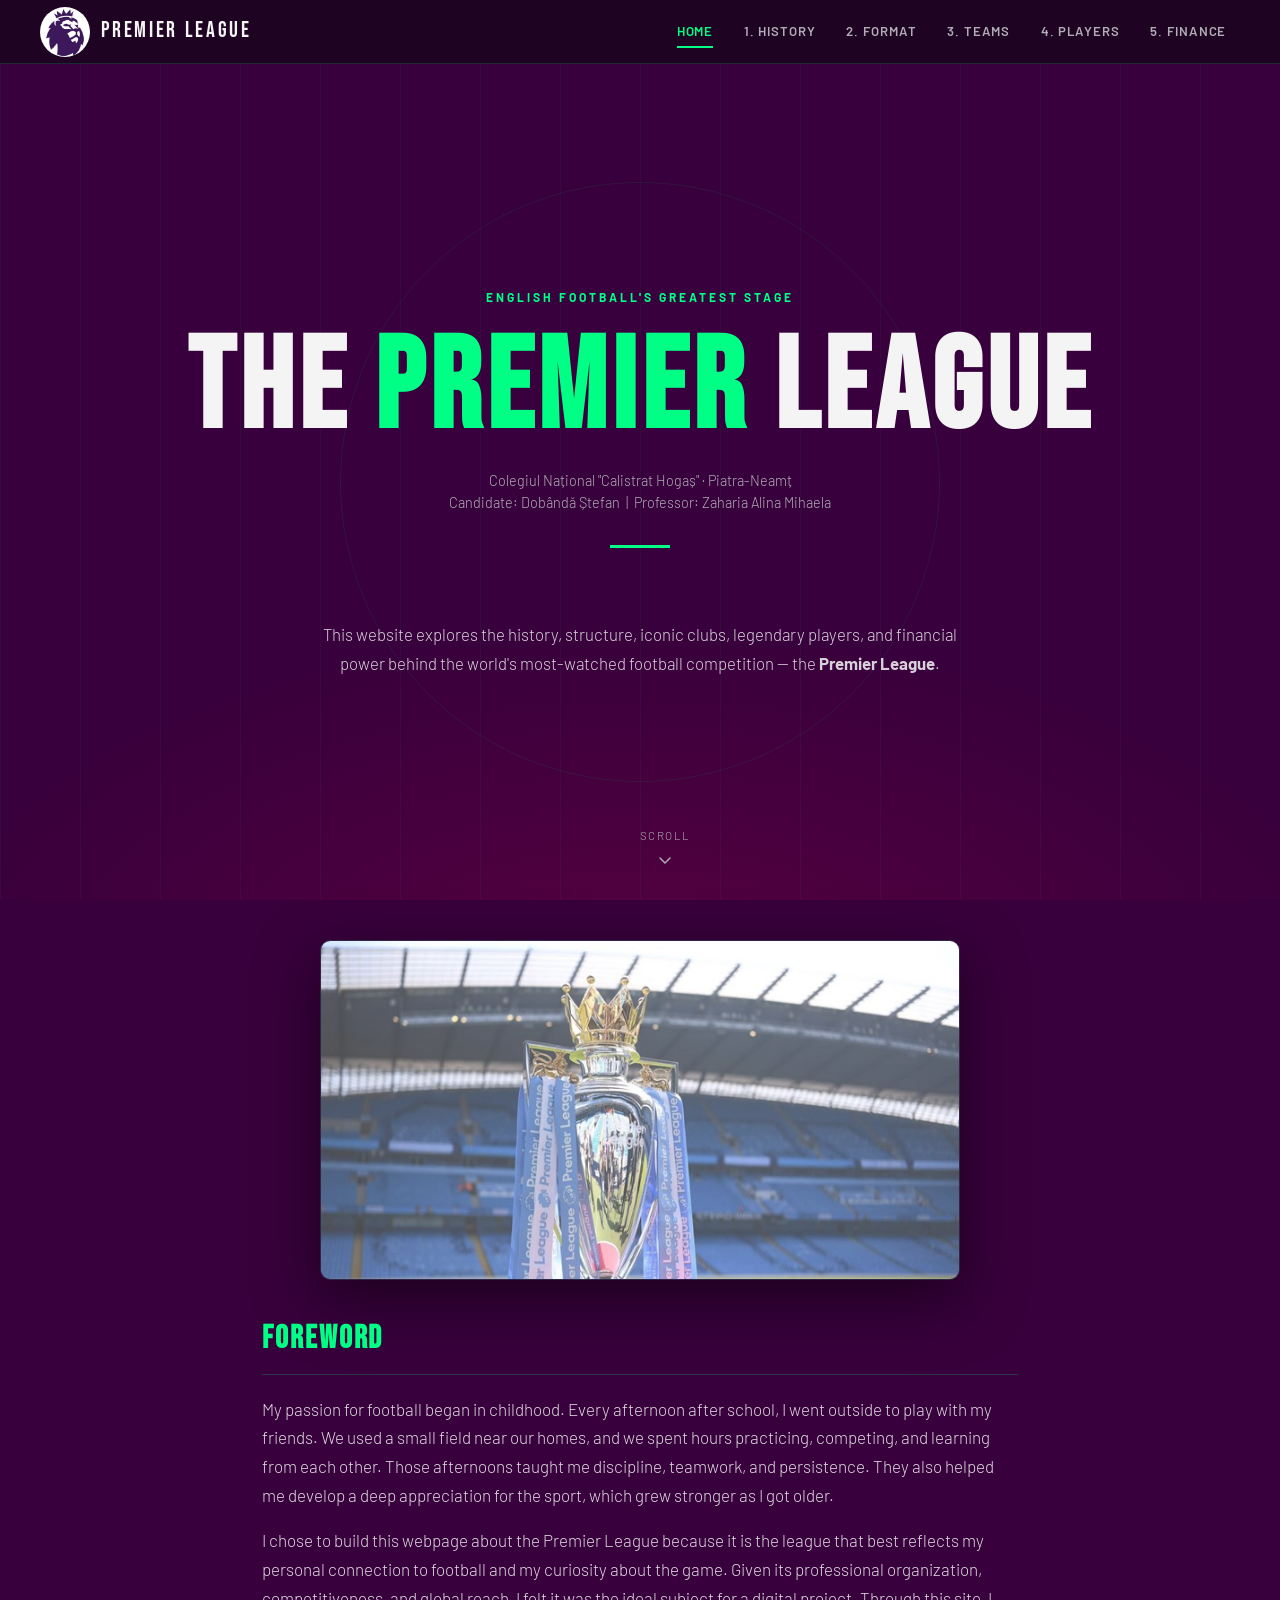
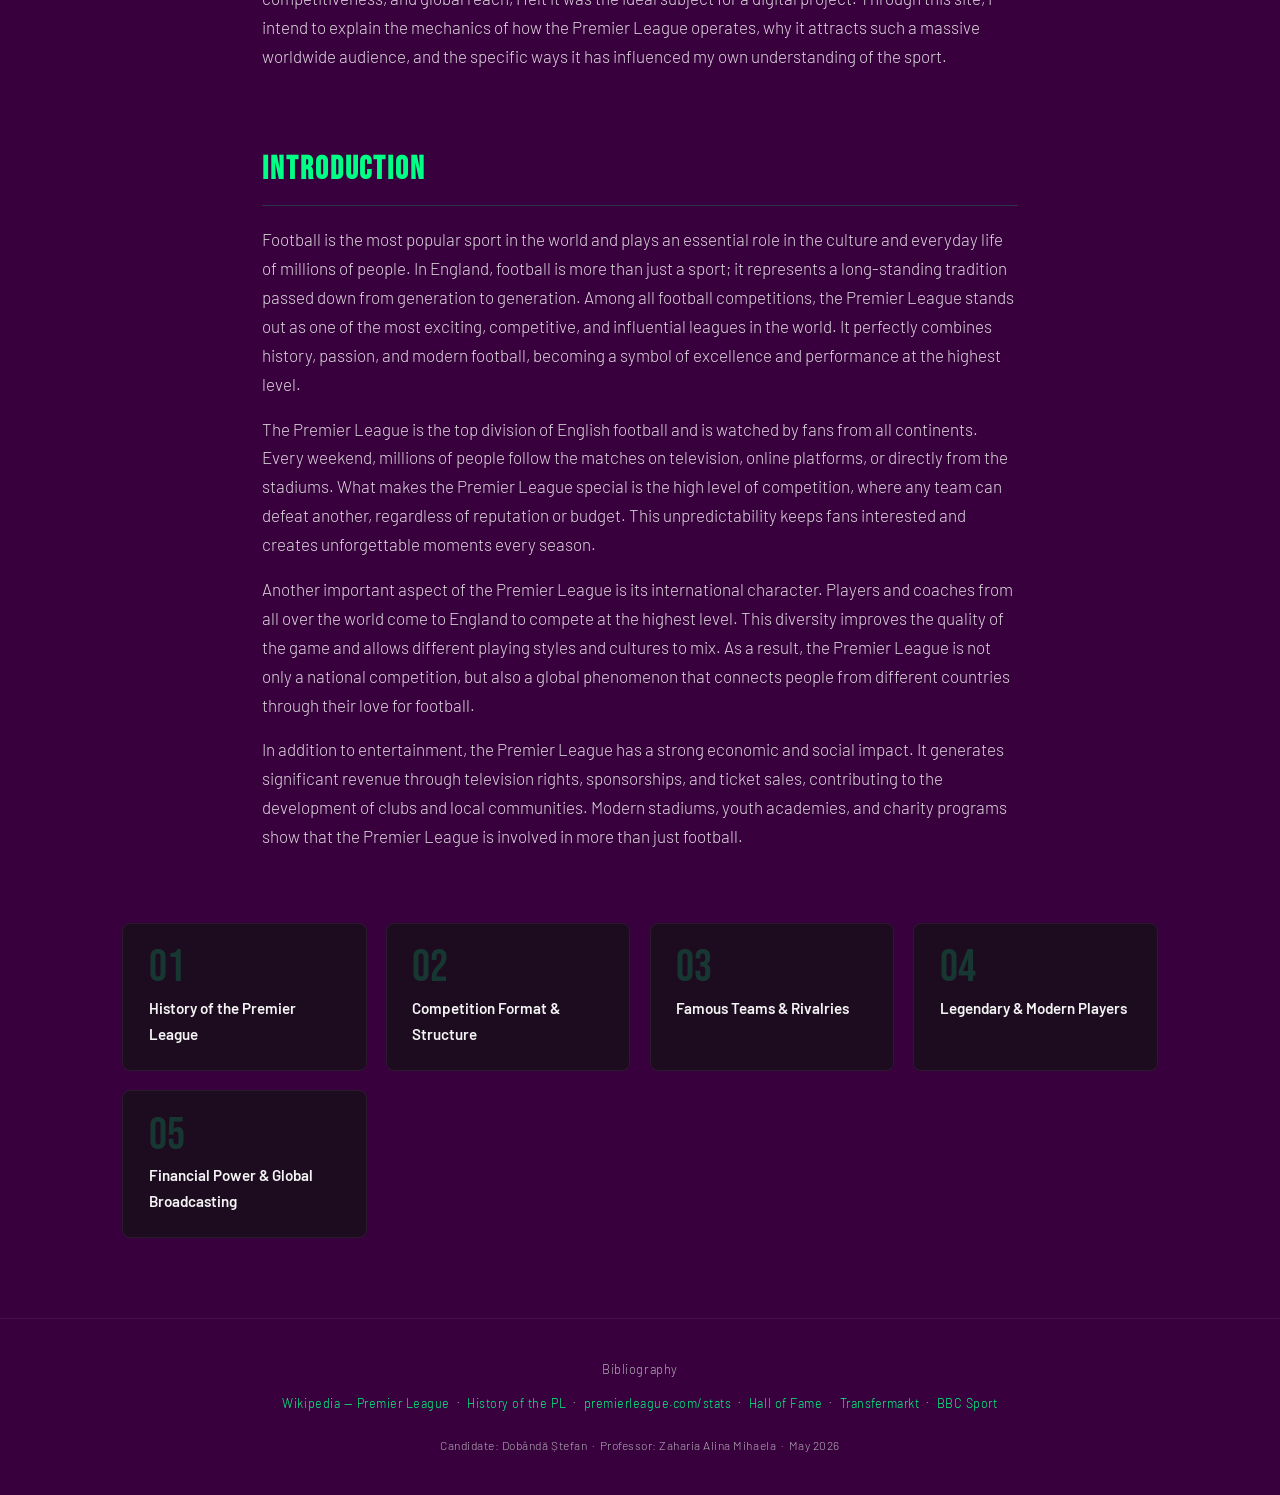
<file: index.html>
<!DOCTYPE html>
<html lang="en">
<head>
  <meta charset="UTF-8" />
  <meta name="viewport" content="width=device-width, initial-scale=1.0">
  <link rel="stylesheet" href="style.css">
  <title>The Premier League</title>

    <link href="https://fonts.googleapis.com/css2?family=Bebas+Neue&family=Barlow:ital,wght@0,300;0,400;0,600;0,700;1,300&display=swap" rel="stylesheet">
    
</head>
<body>

<nav>
  <a class="nav-brand" onclick="showPage('home')" href="javascript:void(0)">
    <img class="nav-brand-img" src="Resurse/Logo.jpg">
    <span class="nav-brand-text">Premier League</span>
  </a>

  <ul class="nav-links" id="navLinks">
    <li><a href="javascript:void(0)" onclick="showPage('home')"    data-page="home">Home</a></li>
    <li><a href="javascript:void(0)" onclick="showPage('ch1')"     data-page="ch1">1. History</a></li>
    <li><a href="javascript:void(0)" onclick="showPage('ch2')"     data-page="ch2">2. Format</a></li>
    <li><a href="javascript:void(0)" onclick="showPage('ch3')"     data-page="ch3">3. Teams</a></li>
    <li><a href="javascript:void(0)" onclick="showPage('ch4')"     data-page="ch4">4. Players</a></li>
    <li><a href="javascript:void(0)" onclick="showPage('ch5')"     data-page="ch5">5. Finance</a></li>
  </ul>

  <div class="hamburger" id="hamburger" onclick="toggleMobileMenu()">
    <span></span><span></span><span></span>
  </div>
</nav>

<main>

  <section class="page active" id="home">

    <div class="hero">
      <div class="hero-circle"></div>

      <p class="hero-eyebrow">English Football's Greatest Stage</p>

      <h1 class="hero-title">The <span>Premier</span> League</h1>

      <p class="hero-meta">
        Colegiul Național "Calistrat Hogaș" · Piatra-Neamț<br>
        Candidate: Dobândă Ștefan &nbsp;|&nbsp; Professor: Zaharia Alina Mihaela
      </p>

      <div class="hero-divider"></div>

      <p class="hero-intro">
        This website explores the history, structure, iconic clubs, legendary players, and
        financial power behind the world's most-watched football competition — the <strong>Premier League</strong>.
      </p>

      <div class="scroll-hint">
        <span>scroll</span>
        <svg width="16" height="16" viewBox="0 0 16 16" fill="none" xmlns="http://www.w3.org/2000/svg">
          <path d="M3 6l5 5 5-5" stroke="#b0adb5" stroke-width="1.5" stroke-linecap="round"/>
        </svg>
      </div>
    </div>
    <div class="hero-trophy-wrap">
      <img class="hero-image" src="Resurse/pozatrofeu.jpg">
    </div>
    <div class="sections-wrap" style="padding-top:2rem;">

      <div class="section-block">
        <h2>Foreword</h2>
        <p>My passion for football began in childhood. Every afternoon after school, I went outside to play with my friends. We used a small field near our homes, and we spent hours practicing, competing, and learning from each other. Those afternoons taught me discipline, teamwork, and persistence. They also helped me develop a deep appreciation for the sport, which grew stronger as I got older.</p>
        <p>I chose to build this webpage about the Premier League because it is the league that best reflects my personal connection to football and my curiosity about the game. Given its professional organization, competitiveness, and global reach, I felt it was the ideal subject for a digital project. Through this site, I intend to explain the mechanics of how the Premier League operates, why it attracts such a massive worldwide audience, and the specific ways it has influenced my own understanding of the sport.</p>
      </div>

      <div class="section-block">
        <h2>Introduction</h2>
        <p>Football is the most popular sport in the world and plays an essential role in the culture and everyday life of millions of people. In England, football is more than just a sport; it represents a long-standing tradition passed down from generation to generation. Among all football competitions, the Premier League stands out as one of the most exciting, competitive, and influential leagues in the world. It perfectly combines history, passion, and modern football, becoming a symbol of excellence and performance at the highest level.</p>
        <p>The Premier League is the top division of English football and is watched by fans from all continents. Every weekend, millions of people follow the matches on television, online platforms, or directly from the stadiums. What makes the Premier League special is the high level of competition, where any team can defeat another, regardless of reputation or budget. This unpredictability keeps fans interested and creates unforgettable moments every season.</p>
        <p>Another important aspect of the Premier League is its international character. Players and coaches from all over the world come to England to compete at the highest level. This diversity improves the quality of the game and allows different playing styles and cultures to mix. As a result, the Premier League is not only a national competition, but also a global phenomenon that connects people from different countries through their love for football.</p>
        <p>In addition to entertainment, the Premier League has a strong economic and social impact. It generates significant revenue through television rights, sponsorships, and ticket sales, contributing to the development of clubs and local communities. Modern stadiums, youth academies, and charity programs show that the Premier League is involved in more than just football.</p>
      </div>

    </div>

    <div class="chapter-grid">
      <div class="chapter-card" onclick="showPage('ch1')">
        <div class="chapter-num">01</div>
        <div class="chapter-title">History of the Premier League</div>
      </div>
      <div class="chapter-card" onclick="showPage('ch2')">
        <div class="chapter-num">02</div>
        <div class="chapter-title">Competition Format & Structure</div>
      </div>
      <div class="chapter-card" onclick="showPage('ch3')">
        <div class="chapter-num">03</div>
        <div class="chapter-title">Famous Teams & Rivalries</div>
      </div>
      <div class="chapter-card" onclick="showPage('ch4')">
        <div class="chapter-num">04</div>
        <div class="chapter-title">Legendary & Modern Players</div>
      </div>
      <div class="chapter-card" onclick="showPage('ch5')">
        <div class="chapter-num">05</div>
        <div class="chapter-title">Financial Power & Global Broadcasting</div>
      </div>
    </div>

  </section><section class="page" id="ch1">

    <div class="page-header">
      <div class="page-header-num">01</div>
      <p class="page-header-label">Chapter One</p>
      <h1>History of the<br>Premier League</h1>
    </div>

    <div class="sections-wrap">

      <div class="section-block">
        <h2>1.1 The Dark Decade: English Football in the 1980s</h2>
        <p>To appreciate the success of the modern Premier League, one must understand the "dark ages" of English football during the 1980s. The sport was in a state of terminal decline. Stadiums were outdated, with many still using wooden stands and perimeter fencing that treated fans like animals.</p>
        <p><strong>Three major tragedies defined this era:</strong></p>
        <ul>
          <li><strong>The Heysel Stadium Disaster (1985):</strong> Resulted in a five-year ban for all English clubs from European competitions, isolating the English game from tactical innovations on the continent.</li>
          <li><strong>The Bradford City Fire (1985):</strong> Highlighted the dangerous lack of safety standards in old stadiums.</li>
          <li><strong>The Hillsborough Disaster (1989):</strong> Where 97 fans lost their lives, leading to the Taylor Report. This report was the catalyst for change, forcing clubs to convert to all-seater stadiums and modernize their infrastructure.</li>
        </ul>
      </div>

      <div class="section-block">
        <h2>1.2 The "Big Five" and the Architect of Change</h2>
        <p>In the early 1990s, the "Big Five" clubs — Manchester United, Liverpool, Arsenal, Everton, and Tottenham Hotspur — were the driving force behind a breakaway. They were frustrated because the revenue from the Football League was shared equally among all four divisions. These clubs felt that since they attracted the most fans and television interest, they should keep a larger share of the profits.</p>
        <p>A secret meeting took place in 1990 between Greg Dyke (Managing Director of London Weekend Television) and the representatives of the "Big Five." Dyke believed that if the top clubs broke away, television companies would pay massive sums for the exclusive rights to broadcast their matches.</p>
      </div>

      <div class="section-block">
        <h2>1.3 The Birth of a New Era (1992)</h2>
        <p>On February 20, 1992, the First Division clubs resigned from the Football League. On May 27, 1992, the Premier League was formed as a limited company. While it remained part of the English football "pyramid" (allowing for promotion and relegation), it gained commercial independence.</p>
        <div class="callout">
          <strong>The crucial moment:</strong> Sky TV, owned by Rupert Murdoch, made a revolutionary bid of £191 million over five years — football moved from free-to-air TV to a premium subscription product with high-definition cameras, pre-match shows, and "Monday Night Football."
        </div>
      </div>

      <div class="section-block">
        <h2>1.4 The Inaugural Season (1992–1993)</h2>
        <p>The first season featured <strong>22 teams</strong> (later reduced to 20 in 1995). The very first match was broadcast on a Sunday afternoon, marking the beginning of the "Super Sunday" tradition.</p>
        <p>The 22 founding clubs were:</p>
        <div class="teams-grid">
          <div class="team-tag">Arsenal</div>
          <div class="team-tag">Aston Villa</div>
          <div class="team-tag">Blackburn Rovers</div>
          <div class="team-tag">Chelsea</div>
          <div class="team-tag">Coventry City</div>
          <div class="team-tag">Crystal Palace</div>
          <div class="team-tag">Everton</div>
          <div class="team-tag">Ipswich Town</div>
          <div class="team-tag">Leeds United</div>
          <div class="team-tag">Liverpool</div>
          <div class="team-tag">Manchester City</div>
          <div class="team-tag">Manchester United</div>
          <div class="team-tag">Middlesbrough</div>
          <div class="team-tag">Norwich City</div>
          <div class="team-tag">Nottingham Forest</div>
          <div class="team-tag">Oldham Athletic</div>
          <div class="team-tag">Queens Park Rangers</div>
          <div class="team-tag">Sheffield United</div>
          <div class="team-tag">Sheffield Wednesday</div>
          <div class="team-tag">Southampton</div>
          <div class="team-tag">Tottenham Hotspur</div>
          <div class="team-tag">Wimbledon</div>
        </div>
        <figure class="photo-figure photo-figure--right">
          <img src="Resurse/poza92.jpg" alt="Premier League 1992 founding clubs">
          <figcaption>The original 22 clubs of the Premier League's inaugural 1992–93 season</figcaption>
        </figure>
        <div class="callout">
          <strong>First Premier League goal</strong> was scored by <em>Brian Deane</em> from Sheffield United in a 2–1 win against Manchester United.<br><br>
          <strong>First Champions:</strong> Manchester United, led by Sir Alex Ferguson and Eric Cantona, ended their 26-year wait for a league trophy.
        </div>
      </div>

      <div class="section-block">
        <h2>1.5 The Premier League in the 2000s</h2>
        <figure class="photo-figure photo-figure--right">
          <img src="Resurse/pozainvincibles.jpg" alt="Arsenal Invincibles 2003-04">
          <figcaption>Arsenal's "Invincibles" — the 2003–04 squad that went unbeaten all season</figcaption>
        </figure>
        <p>The 2000s were an important decade in the history of the Premier League, as the league became stronger, richer, and more popular worldwide. During this period, clubs such as Manchester United and Arsenal dominated the early years, with Arsenal achieving an unbeaten season in 2003–2004, known as "The Invincibles."</p>
        <p>A major turning point came in 2003, when Roman Abramovich bought Chelsea FC, bringing significant financial investment into the league. Under manager José Mourinho, Chelsea won two Premier League titles and set new records, increasing competition among top clubs.</p>
        <p>English teams also enjoyed success in European competitions, especially Liverpool's Champions League victory in 2005, which strengthened the international reputation of the Premier League. At the same time, global television coverage expanded, attracting millions of fans and turning the league into a global brand by the end of the decade.</p>
      </div>

      <div class="section-block">
        <h2>1.6 Global Expansion and Modern Era</h2>
        <p>The transition into the 21st century marked the Premier League's shift from a domestic competition to a global sporting phenomenon. This era was defined by a massive influx of international talent and elite managers who raised the league's technical standards. With the arrival of billionaire owners and the stabilization of its commercial model, the league solidified its position as the wealthiest and most competitive football destination in the world. This modern evolution set the stage for the massive economic and cultural impact that defines the competition today.</p>
      </div>

    </div>
  </section>
  
  <section class="page" id="ch2">

    <div class="page-header">
      <div class="page-header-num">02</div>
      <p class="page-header-label">Chapter Two</p>
      <h1>Competition Format<br>&amp; Structure</h1>
    </div>

    <div class="sections-wrap">
      <div class="section-block">
        <p>The Premier League operates under a well-defined competition format that ensures fairness, excitement, and sporting merit. Since its foundation in 1992, the league has maintained a structure based on promotion and relegation, a balanced fixture system, and strict regulatory rules.</p>
      </div>

      <div class="section-block">
        <h2>2.1 Number of Teams and Season Structure</h2>
        <p>The Premier League consists of 20 teams. Each season typically runs from August to May. During this period, every team plays 38 matches:</p>
        <div class="stat-row">
          <span class="stat-pill">19 Home matches</span>
          <span class="stat-pill">19 Away matches</span>
          <span class="stat-pill">38 Total matches</span>
        </div>
        <p>Each team faces every other team twice, once at their home stadium and once at their opponent's stadium. This format ensures balance and equal opportunity. At the end of the season, the team with the highest number of points is crowned champion.</p>
      </div>

      <div class="section-block">
        <h2>2.2 Points System</h2>
        <p>The Premier League uses a standard points system:</p>
        <div class="stat-row">
          <span class="stat-pill">3 pts — Win</span>
          <span class="stat-pill">1 pt — Draw</span>
          <span class="stat-pill">0 pts — Loss</span>
        </div>
        <p>If two or more teams finish the season with the <strong>same number of points</strong>, their positions are determined by: Goal difference / Goals scored / Head-to-head record (if necessary). This system encourages attacking football and rewards consistent performance throughout the season.</p>
      </div>

      <div class="section-block">
        <h2>2.3 Promotion and Relegation</h2>
        <p>One of the defining characteristics of the Premier League is promotion and relegation. At the end of each season:</p>
        <ul>
          <li>The bottom three teams are relegated to the EFL Championship.</li>
          <li>The top two teams from the Championship are automatically promoted.</li>
          <li>A third team is promoted through a playoff system involving the teams finishing 3rd to 6th in the Championship.</li>
        </ul>
        <p>This system keeps the competition intense not only at the top of the table but also at the bottom, where teams fight to avoid relegation.</p>
      </div>

      <div class="section-block">
        <h2>2.4 Qualification for European Competitions</h2>
        <p>The Premier League also offers qualification for major European competitions organized by UEFA.</p>
        <ul>
          <li>The top four teams qualify for the UEFA Champions League.</li>
          <li>The fifth-placed team usually qualifies for the UEFA Europa League.</li>
          <li>Another Europa League or Conference League spot may be awarded depending on domestic cup results (FA Cup and EFL Cup winners).</li>
        </ul>
        <p>Participation in European competitions brings financial benefits, international exposure, and prestige to the clubs.</p>
      </div>

      <div class="section-block">
        <h2>2.5 Match Rules and Modern Technology</h2>
        <p>Matches in the Premier League follow the standard rules of football established by IFAB and FIFA. Each match lasts 90 minutes, divided into two halves of 45 minutes, with additional time added for stoppages.</p>
        <p>In recent years, modern technology has been introduced to improve fairness and accuracy:</p>
        <ul>
          <li><strong>VAR (Video Assistant Referee)</strong> helps referees review controversial decisions.</li>
          <li><strong>Goal-line technology</strong> determines whether the ball has completely crossed the goal line.</li>
        </ul>
        <p>These technologies have significantly reduced human error, although they sometimes generate debate among fans and experts.</p>
        <figure class="photo-figure photo-figure--center photo-figure--medium photo-figure--sidebyside">
          <div class="photo-pair">
            <img src="Resurse/goalline.jpg">
            <figcaption>Goal-line technology</figcaption>
          </div>
          <div class="photo-pair">
            <img src="Resurse/pozavar.jpg">
            <figcaption>VAR — introduced to the Premier League in 2019</figcaption>
          </div>
        </figure>
      </div>

      <div class="section-block">
        <h2>2.6 Fixture Schedule and Season Organization</h2>
        <p>The Premier League schedule is structured to ensure competitive balance across 38 rounds, with matches primarily staged during weekends and occasional midweek slots. A defining feature is the intensive festive period in December, where teams frequently play multiple fixtures within a short timeframe, often deciding the mid-season momentum. While the calendar is published annually in June, specific kick-off times remain subject to change to accommodate global television broadcasting requirements and club participation in domestic or European cup competitions.</p>
      </div>

    </div>
  </section><section class="page" id="ch3">

    <div class="page-header">
      <div class="page-header-num">03</div>
      <p class="page-header-label">Chapter Three</p>
      <h1>Famous Teams<br>&amp; Rivalries</h1>
    </div>

    <div class="sections-wrap">

      <div class="section-block">
        <h2>3.1 Manchester United</h2>
        <p>Founded in 1878, Manchester United is one of the most successful and globally recognized clubs in Premier League history. The club's most iconic era occurred under the legendary management of Sir Alex Ferguson (1986–2013), whose tactical leadership led the team to numerous domestic and international trophies, dominating English football for decades. This period of success was defined by world-class talents such as David Beckham, Ryan Giggs, and Cristiano Ronaldo, who not only secured the club's sporting legacy but also transformed Manchester United into a global brand, significantly increasing the popularity of the Premier League worldwide.</p>
        <div class="stadium-with-logo">
          <img class="stadium-logo" src="Resurse/manutdlogo.png">
          <figure class="photo-figure photo-figure--left photo-figure--stadium">
            <img src="Resurse/stadionunited.jpg" alt="Old Trafford — Manchester United">
            <figcaption>Old Trafford — the iconic home of Manchester United, known as the "Theatre of Dreams"</figcaption>
          </figure>
        </div>
      </div>

      <div class="section-block">
        <h2>3.2 Liverpool FC</h2>
        <p>Founded in 1892, Liverpool FC is one of the most historic and respected institutions in English football, renowned for its rich traditions and the unique atmosphere of its home stadium, Anfield. The club's identity is deeply rooted in the bond with its supporters, famously symbolized by the anthem "You'll Never Walk Alone," which represents a global icon of sporting unity. Historically dominant in both domestic and European competitions, Liverpool entered a prestigious new era under manager Jürgen Klopp, culminating in the 2019–2020 Premier League title. This landmark victory ended a thirty-year wait for a league championship, re-establishing the club as a modern powerhouse at the forefront of the competition.</p>
        <div class="stadium-with-logo">
          <img class="stadium-logo" src="Resurse/livlogo.png">
          <figure class="photo-figure photo-figure--left photo-figure--stadium">
            <img src="Resurse/antfield.jpg" alt="Anfield — Liverpool FC">
            <figcaption>Anfield — the legendary home of Liverpool FC, famous for the "You'll Never Walk Alone" anthem</figcaption>
          </figure>
        </div>
      </div>

      <div class="section-block">
        <h2>3.3 Arsenal FC</h2>
        <p>Established in 1886 and based in London, Arsenal FC is historically recognized for its commitment to an elegant, attacking style of football. The club's most transformative era occurred under manager Arsène Wenger (1996–2018), who modernized the English game and led the team to its greatest achievement: the "Invincibles" season of 2003–2004. By winning the Premier League title without a single defeat, Arsenal secured a unique place in football history. Today, the club plays at the state-of-the-art Emirates Stadium, opened in 2006, and remains a global sporting icon with a massive international following and a consistent presence at the top of the league.</p>
        <div class="stadium-with-logo">
          <img class="stadium-logo" src="Resurse/arslogo.png">
          <figure class="photo-figure photo-figure--left photo-figure--stadium">
            <img src="Resurse/emirates.jpg" alt="Emirates Stadium — Arsenal FC">
            <figcaption>Emirates Stadium — Arsenal's modern home since 2006, with a capacity of over 60,000</figcaption>
          </figure>
        </div>
      </div>

      <div class="section-block">
        <h2>3.4 Chelsea FC</h2>
        <p>Founded in 1905 and based at the historic Stamford Bridge in West London, Chelsea FC has emerged as one of the most successful clubs in modern English football. The club's trajectory changed significantly during the 2000s, when heavy investment in world-class players and elite managers transformed it into a perennial contender for major trophies. This era of dominance resulted in multiple Premier League titles and was further solidified by two UEFA Champions League victories, in 2012 and 2021. Defined by iconic figures such as Frank Lampard, Didier Drogba, and John Terry, Chelsea remains a global powerhouse, consistently competing at the highest level of international football.</p>
        <div class="stadium-with-logo">
          <img class="stadium-logo" src="Resurse/chelogo.png">
          <figure class="photo-figure photo-figure--left photo-figure--stadium">
            <img src="Resurse/stamford.jpg" alt="Stamford Bridge — Chelsea FC">
            <figcaption>Stamford Bridge — the historic home of Chelsea FC, one of the oldest stadiums in London</figcaption>
          </figure>
        </div>
      </div>

      <div class="section-block">
        <h2>3.5 Manchester City</h2>
        <p>Founded in 1880 and based at the modern Etihad Stadium, Manchester City has undergone the most dramatic transformation in English football history. While traditionally overshadowed by their local rivals, the club's trajectory changed fundamentally in 2008 following significant international investment, which allowed for world-class infrastructure and squad development. Under the transformative management of Pep Guardiola, City revolutionized the Premier League with a highly technical, possession-based philosophy, leading to an unprecedented era of domestic dominance. This evolution culminated in the historic 2022–2023 season, where the club secured a monumental "Treble" — winning the Premier League, the FA Cup, and their first UEFA Champions League title. Driven by iconic players such as Sergio Agüero, Kevin De Bruyne, and Erling Haaland, Manchester City has established a new gold standard for excellence, evolving from a local contender into the world's premier footballing force.</p>
        <div class="stadium-with-logo">
          <img class="stadium-logo" src="Resurse/citylogo.png">
          <figure class="photo-figure photo-figure--left photo-figure--stadium">
            <img src="Resurse/etihad.jpg" alt="Etihad Stadium — Manchester City">
            <figcaption>Etihad Stadium — Manchester City's state-of-the-art home, recently expanded to over 53,000 seats</figcaption>
          </figure>
        </div>
      </div>

      <div class="section-block">
        <h2>3.6 Historic Rivalries in English Football</h2>
        <p>Rivalries are a fundamental element of English football culture, deep-rooted in history, geography, and intense inter-city competition. These matches transcend regular league fixtures, as both players and supporters strive to assert their club's superiority. The most significant rivalries that define the Premier League's global appeal include:</p>
        <ul>
          <li><strong>Manchester United vs. Liverpool FC:</strong> Known as the North West Derby, this is the most historic clash in English football. It is fueled by the industrial competition between the two cities and their relentless battle for domestic and European trophies.</li>
          <li><strong>The North London Derby (Arsenal vs. Tottenham Hotspur):</strong> A rivalry defined by geographical proximity. Matches between these two London giants are famous for their intensity, high-scoring results, and the passionate divide between their neighboring fanbases.</li>
          <li><strong>The Manchester Derby (United vs. City):</strong> While historically significant, this rivalry has reached new heights in the modern era. As both clubs now frequently compete directly for the Premier League title, the "battle for Manchester" has become one of the most watched sporting events worldwide.</li>
        </ul>
      </div>

    </div>
  </section><section class="page" id="ch4">

    <div class="page-header">
      <div class="page-header-num">04</div>
      <p class="page-header-label">Chapter Four</p>
      <h1>Legendary &amp;<br>Modern Players</h1>
    </div>

    <div class="sections-wrap">

      <div class="section-block">
        <h2>4.1 The Goal-Scoring Icons</h2>
        <p>The statistical history of the Premier League is defined by the scoring longevity and record-breaking efficiency of Alan Shearer and Wayne Rooney.</p>
        <div class="player-block player-block--left">
          <img class="player-img" src="Resurse/shearer.jpg" alt="Alan Shearer">
          <div class="player-text">
            <h3>Alan Shearer</h3>
            <p>Alan Shearer remains the most prolific striker in Premier League history with a total of <strong>260 goals</strong>. His career, spanning from the league's inception in 1992 until 2006, set the standard for the "number 9" role. Statistically, Shearer was most effective during his time at Blackburn Rovers, where he scored 112 goals in just 138 appearances. His 34 goals in the 1994-1995 season were instrumental in securing the Premier League title, a record for a 42-game season.</p>
          </div>
        </div>
        <div class="player-block player-block--right">
          <div class="player-text">
            <h3>Wayne Rooney</h3>
            <p>Wayne Rooney is the second-highest scorer in the competition's history with <strong>208 goals</strong> and holds the record for the third-highest number of assists (103). Between 2002 and 2018, he played for Everton and Manchester United, winning five Premier League titles. Rooney is the only player to have scored over 200 goals and provided over 100 assists, reflecting his tactical versatility as both a finisher and a playmaker. His 183 goals for Manchester United stood as a record for the most goals scored for a single club for over a decade.</p>
          </div>
          <img class="player-img" src="Resurse/rooney.jpg" alt="Wayne Rooney">
        </div>
      </div>

      <div class="section-block">
        <h2>4.2 Midfield Generals</h2>
        <p>The tactical evolution of the central midfield position was centered on the intense physical and technical rivalry between Roy Keane and Patrick Vieira. The rivalry forced a higher standard of physical conditioning and tactical awareness across the entire league.</p>
        <div class="player-block player-block--left">
          <img class="player-img" src="Resurse/keane.jpg" alt="Roy Keane">
          <div class="player-text">
            <h3>Roy Keane</h3>
            <p>Roy Keane was the defensive anchor for Manchester United between 1993 and 2005, winning <strong>seven Premier League titles</strong>. His primary function was ball recovery and distribution, maintaining a high pass completion rate to sustain offensive transitions. Statistically, Keane's influence was measured by his high volume of successful tackles and interceptions, which allowed his team to dominate the midfield. Despite receiving seven red cards, his tactical discipline ensured defensive stability for the most successful period in the club's history.</p>
          </div>
        </div>
        <div class="player-block player-block--right">
          <div class="player-text">
            <h3>Patrick Vieira</h3>
            <p>Patrick Vieira joined Arsenal in 1996 and introduced a high-intensity "box-to-box" style, winning <strong>three Premier League titles</strong>. He was the captain of the "Invincibles" squad in 2003-2004, which completed an entire 38-match season without a single defeat. Vieira utilized his physical reach to disrupt opponent plays and his technical ability to carry the ball forward under pressure. His career was marked by a high success rate in midfield duels and eight red cards, reflecting the aggressive nature of his defensive role.</p>
          </div>
          <img class="player-img" src="Resurse/vieira.jpg" alt="Patrick Vieira">
        </div>
      </div>

      <div class="section-block">
        <h2>4.3 Creative Geniuses</h2>
        <p>The role of the playmaker in the Premier League has transitioned from a supporting forward to a deep-lying tactical anchor. This evolution is statistically evident in the careers of Paul Scholes and Kevin De Bruyne.</p>
        <div class="player-block player-block--left">
          <img class="player-img" src="Resurse/scholes.jpg" alt="Paul Scholes">
          <div class="player-text">
            <h3>Paul Scholes</h3>
            <p>Paul Scholes operated as the primary playmaker for Manchester United for 20 seasons, recording <strong>107 goals and 55 assists</strong>. His statistical value was found in his long-range distribution and his ability to switch the point of attack with high accuracy. Scholes won <strong>11 Premier League titles</strong>, the highest for any English player, acting as the tactical link between defense and attack. His performance metrics were characterized by "pre-assists" and a pass completion rate that consistently exceeded 90% in high-pressure matches.</p>
          </div>
        </div>
        <div class="player-block player-block--right">
          <div class="player-text">
            <h3>Kevin De Bruyne</h3>
            <p>Kevin De Bruyne represents the modern playmaker at Manchester City, becoming the fastest player to reach <strong>100 Premier League assists</strong>. He has won the Playmaker of the Season award multiple times, holding the record for the most assists in a single season (20, shared with Thierry Henry). De Bruyne's tactical role involves operating in the "half-spaces," delivering precise crosses and key passes that result in high "Expected Assists" (xA) numbers. His efficiency has been central to Manchester City's four consecutive league titles between 2021 and 2024.</p>
          </div>
          <img class="player-img" src="Resurse/kdb.jpg" alt="Kevin De Bruyne">
        </div>
      </div>

      <div class="section-block">
        <h2>4.4 Defensive Titans</h2>
        <p>The defensive structure in the Premier League has evolved from physical marking to a more tactical, ball-playing approach. This change is best represented by the careers of Rio Ferdinand, John Terry, and Virgil van Dijk.</p>
        <div class="player-block player-block--left">
          <img class="player-img" src="Resurse/rio.jpg" alt="Rio Ferdinand">
          <div class="player-text">
            <p><strong>Rio Ferdinand</strong> and <strong>John Terry</strong> dominated the league for over a decade, defining two distinct styles of excellence. Ferdinand, a six-time champion with Manchester United, was a proactive defender with an 85% pass completion rate, often acting as the starting point for attacks. In contrast, John Terry was the tactical heart of Chelsea's defense, scoring a record 41 goals and captaining the 2004-2005 side that conceded a historic low of only 15 goals. Their combined technical elegance and defensive organization set the gold standard for modern center-backs.</p>
          </div>
        </div>
        <p><strong>Virgil van Dijk</strong> represents the modern era, famously going 50 consecutive matches without being dribbled past. With an aerial success rate over 75% and elite recovery speed, his arrival was the catalyst for Liverpool's 2020 title.</p>
        <p>Similarly, the goalkeeper's role has evolved beyond shot-stopping to vital defensive organization. <strong>Petr Čech</strong> holds the all-time record with 202 clean sheets, while <strong>Peter Schmeichel</strong> became the first goalkeeper to win the Player of the Season award, proving that defensive stability is as vital to winning titles as offensive power.</p>
      </div>

      <div class="section-block">
        <h2>4.5 Global Superstars</h2>
        <p>The commercial and athletic development of the Premier League is defined by players whose statistical output and global recognition transcend the sport. Legends like <strong>Eric Cantona</strong> and <strong>Cristiano Ronaldo</strong> provided the technical and marketing foundation for the competition's explosive growth across different decades.</p>
        <div class="player-block player-block--left">
          <img class="player-img" src="Resurse/cantona.jpg" alt="Eric Cantona">
          <div class="player-text">
            <h3>Eric Cantona</h3>
            <p>Eric Cantona played in the Premier League between 1992 and 1997, winning <strong>four league titles in five seasons</strong>. His tactical role was that of a deep-lying forward, recording <strong>70 goals and 56 assists</strong> in only 156 appearances. His statistics indicate a direct goal involvement in over 80% of the matches he played, acting as the primary creator for Manchester United during the 1990s. His premature retirement at the age of 30 left behind one of the highest win-percentage ratios per match in the history of the league.</p>
          </div>
        </div>
        <div class="player-block player-block--right">
          <div class="player-text">
            <h3>Cristiano Ronaldo</h3>
            <p>Cristiano Ronaldo is globally recognized for his transformation from a technical winger into a high-volume goal scorer. During the 2003–2009 period, he won three consecutive titles and set a record of <strong>31 goals in 34 matches</strong> during the 2007-2008 season. In 2008, he became the first Premier League player to win the <strong>Ballon d'Or</strong> in the modern era of the competition. His figures include 84 goals during his first stint at Manchester United, characterized by high efficiency in free-kicks and aerial duels before his record-breaking transfer to Real Madrid.</p>
          </div>
          <img class="player-img" src="Resurse/ronaldo.jpg" alt="Cristiano Ronaldo">
        </div>
      </div>

      <div class="section-block">
        <h2>4.6 Modern Icons</h2>
        <div class="player-block player-block--left">
          <img class="player-img" src="Resurse/salah.jpg" alt="Mohamed Salah">
          <div class="player-text">
            <h3>Mohamed Salah</h3>
            <p>Mohamed Salah has maintained an elite scoring rate since joining Liverpool in 2017, securing three Golden Boot awards (2018, 2019, 2022). In his debut season, he set a 38-game record with <strong>32 goals</strong>, and he remains the highest-scoring African player in Premier League history with over <strong>150 goals</strong>. Operating as an inverted winger, Salah has also recorded over <strong>70 assists</strong>, making him a dual threat in Liverpool's attacking system. His consistency was a primary factor in the club's 2020 Premier League title win, where he played a central role in their offensive metrics.</p>
          </div>
        </div>
        <div class="player-block player-block--right">
          <div class="player-text">
            <h3>Erling Haaland</h3>
            <p>Erling Haaland set a new all-time Premier League record by scoring <strong>36 goals in 35 appearances</strong> during the 2022-2023 season. His scoring rate of 1.03 goals per match is the highest in the history of the competition for a player with a full season of appearances. Tactically, Haaland is a specialized center-forward who utilizes his physical strength and positioning to convert high-difficulty chances inside the penalty area. In his first two seasons at Manchester City, he secured two consecutive Golden Boots and two league titles, redefining the statistical expectations for a modern "target man."</p>
          </div>
          <img class="player-img" src="Resurse/haaland.jpg" alt="Erling Haaland">
        </div>
      </div>

      <div class="section-block">
        <h2>4.7 The Importance of Academies</h2>
        <p>The sustainability of the Premier League relies on club academies to produce "homegrown" talent, ensuring a tactical balance between international transfers and domestic development.</p>
        <p>The most iconic success story remains <strong>Manchester United's "Class of '92"</strong>, featuring legends like David Beckham, Ryan Giggs, and Paul Scholes. This group provided over 2,000 combined appearances and formed the core of the 1999 "Treble" winning squad, proving that world-class teams could be built through internal development. Their two-decade dominance significantly reduced the club's reliance on external recruitment while maintaining a strong local identity.</p>
        <p>In the modern era, the "Homegrown Player" rule requires teams to include at least eight locally trained players in their 25-man squads, making academies a financial and tactical necessity. Elite talents like <strong>Phil Foden</strong> (Manchester City) and <strong>Bukayo Saka</strong> (Arsenal) represent the peak of modern youth systems, combining high technical ability with tactical continuity. Furthermore, these academies are crucial for <strong>Financial Fair Play (FFP)</strong> compliance, as homegrown players represent pure profit in accounting terms, providing clubs with high-value assets and long-term economic stability.</p>
      </div>

    </div>
  </section><section class="page" id="ch5">

    <div class="page-header">
      <div class="page-header-num">05</div>
      <p class="page-header-label">Chapter Five</p>
      <h1>Financial Power &amp;<br>Global Broadcasting</h1>
    </div>

    <div class="sections-wrap">

      <div class="section-block">
        <h2>5.1 Global Broadcasting Revenue Analysis</h2>
        <p>The Premier League's financial dominance is primarily driven by its massive television rights deals, which currently generate an unprecedented <strong>£3.9 billion annually</strong>. A defining shift in the 2022–2025 cycle was that international broadcast rights surpassed domestic ones for the first time, reaching a total value of over <strong>£5 billion</strong> for the three-year period. This transition proves that the league is no longer just a British sporting event, but a premium global export.</p>
        <figure class="photo-figure photo-figure--center photo-figure--revenue">
          <img src="Resurse/revenue.jpg" alt="Premier League estimated revenue 2024/25">
          <figcaption>Premier League estimated total revenue by season — the 2024/25 projection exceeds £7 billion (Source: Matchday Finance)</figcaption>
        </figure>
        <div class="callout">
          <strong>Key stat:</strong> A club finishing last in the Premier League often receives higher television payments than the champions of the Italian or French leagues. By generating more annual broadcasting revenue than La Liga, the Bundesliga, and Serie A combined, the Premier League has established a "super-league" economy.
        </div>
      </div>

      <div class="section-block">
        <h2>5.2 The Revenue Distribution Model</h2>
        <p>To maintain competitive balance, the league uses a sophisticated <strong>50-25-25 distribution formula</strong>. This ensures that the wealth is shared across the entire table, rather than being concentrated only at the top:</p>
        <ul>
          <li><strong>50% Equal Share:</strong> Half of the domestic and 100% of the international funds are split equally among all 20 clubs.</li>
          <li><strong>25% Facility Fees:</strong> Allocated based on how many times a club's matches are broadcasted live.</li>
          <li><strong>25% Merit Payments:</strong> Awarded based on the final league position, with each place higher being worth roughly <strong>£2.2 million</strong>.</li>
        </ul>
      </div>

      <div class="section-block">
        <h2>5.3 Commercial Sustainability and Global Reach</h2>
        <p>Beyond television, the league maintains its financial health through a massive commercial ecosystem. While clubs spend record amounts on player salaries, the league manages a sustainable <strong>Wage-to-Turnover ratio of approximately 70%</strong>. With a cumulative global audience of <strong>3.2 billion viewers</strong>, the Premier League has successfully leveraged its "Iconic Clubs" to secure high-value partnerships in the US and Asian markets, transforming a domestic competition into the world's leading entertainment brand.</p>
      </div>

      <div class="section-block">
        <h2>Conclusion</h2>
        <p>In conclusion, the Premier League has evolved from a traditional football competition into the world's most dominant sports and entertainment brand. Since its rebrand in 1992, the league has successfully combined a rich historical heritage with a forward-thinking commercial strategy. By prioritizing global broadcasting rights and maintaining a highly competitive environment where "any team can beat anyone," the Premier League has managed to surpass its European rivals in both viewership and financial sustainability.</p>
        <p>The success of the competition is deeply rooted in the prestige of its "Big Six" clubs, whose historic rivalries and iconic players have captured the imagination of billions of fans worldwide. As analyzed in this project, the rise of clubs like Manchester City and the enduring legacy of institutions like Manchester United and Liverpool FC provide a unique blend of tradition and modern excellence. This cultural impact, paired with an equitable revenue distribution model, ensures that the league remains unpredictable, exciting, and elite.</p>
        <p>Ultimately, the Premier League represents the gold standard of professional sports management. Its ability to balance massive financial growth with a commitment to the fundamental values of English football has created a product that transcends borders. As long as the league continues to attract the world's best talent and maintain its unique connection with global supporters, it will undoubtedly remain at the pinnacle of international football for the foreseeable future.</p>
      </div>

    </div>
  </section></main>

<footer>
  <p style="margin-bottom:.6rem; color:var(--pl-grey);">Bibliography</p>
  <p style="font-size:.78rem; line-height:2;">
    <a href="https://en.wikipedia.org/wiki/Premier_League" target="_blank">Wikipedia — Premier League</a> &nbsp;·&nbsp;
    <a href="https://en.wikipedia.org/wiki/History_of_the_Premier_League" target="_blank">History of the PL</a> &nbsp;·&nbsp;
    <a href="https://www.premierleague.com/stats" target="_blank">premierleague.com/stats</a> &nbsp;·&nbsp;
    <a href="https://www.premierleague.com/hall-of-fame" target="_blank">Hall of Fame</a> &nbsp;·&nbsp;
    <a href="https://www.transfermarkt.com/premier-league/startseite/wettbewerb/GB1" target="_blank">Transfermarkt</a> &nbsp;·&nbsp;
    <a href="https://www.bbc.com/sport/football/premier-league" target="_blank">BBC Sport</a>
  </p>
  <p style="margin-top:1.2rem; font-size:.75rem;">
    Candidate: Dobândă Ștefan &nbsp;·&nbsp; Professor: Zaharia Alina Mihaela &nbsp;·&nbsp; May 2026
  </p>
</footer>

<script src="script.js"></script>
</body>
</html>
</file>
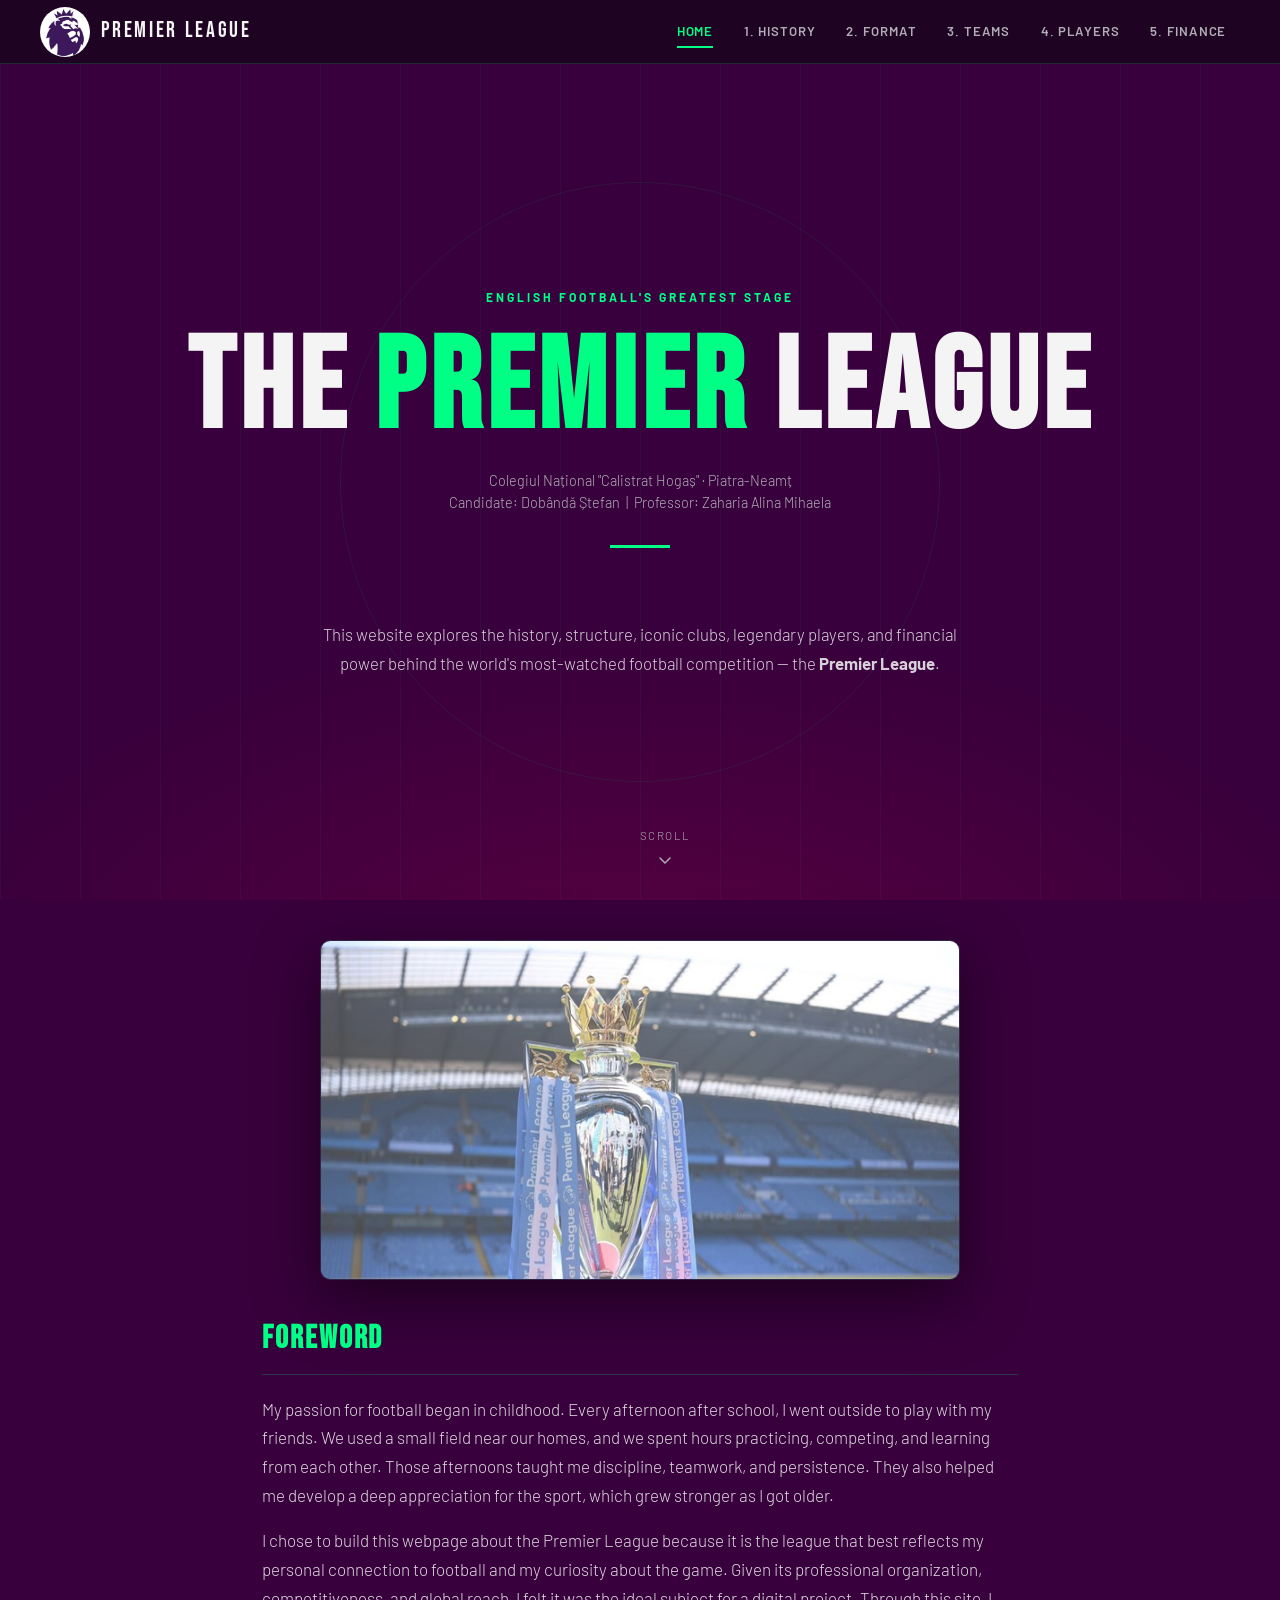
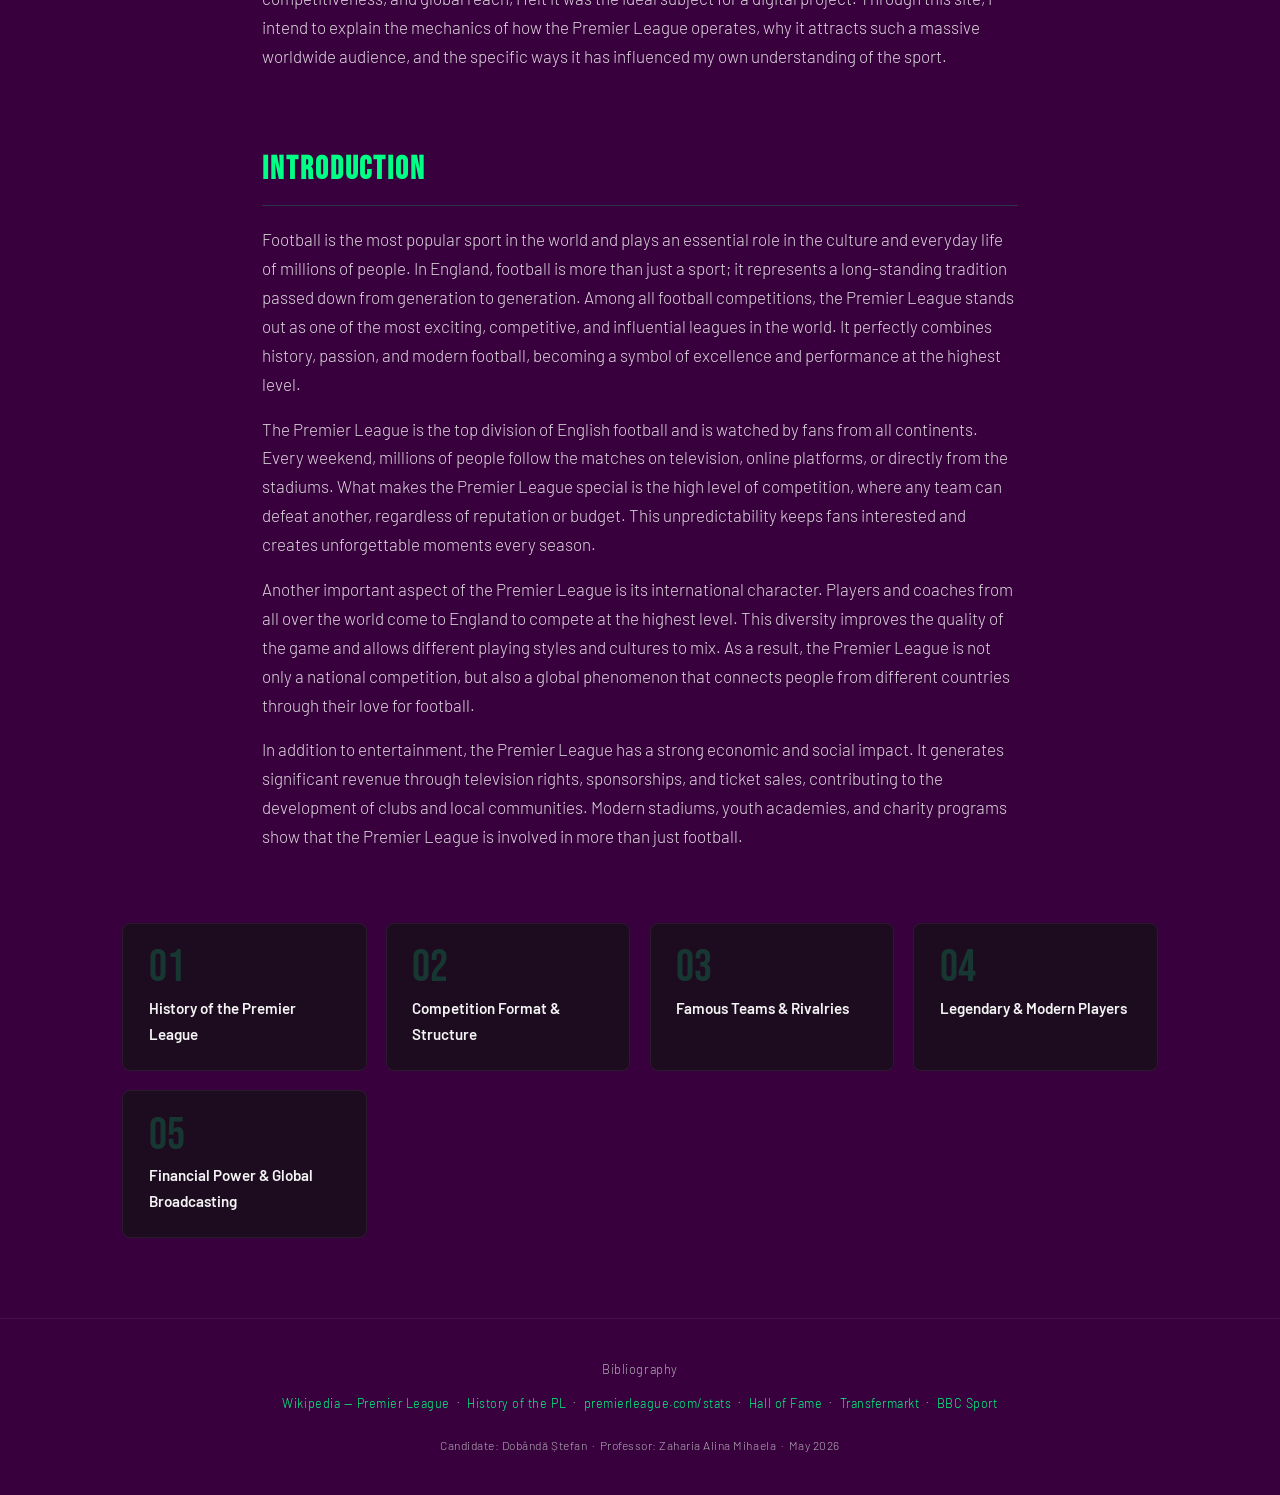
<file: Atestat.html>
<!DOCTYPE html>
<html lang="en">
<head>
  <meta charset="UTF-8" />
  <meta name="viewport" content="width=device-width, initial-scale=1.0" />
  <link rel="stylesheet" href="style.css" />
  <title>The Premier League</title>

    <link href="https://fonts.googleapis.com/css2?family=Bebas+Neue&family=Barlow:ital,wght@0,300;0,400;0,600;0,700;1,300&display=swap" rel="stylesheet">
    
</head>
<body>

<nav>
  <a class="nav-brand" onclick="showPage('home')" href="javascript:void(0)">
    <img class="nav-brand-img" src="Resurse/Logo.jpg">
    <span class="nav-brand-text">Premier League</span>
  </a>

  <ul class="nav-links" id="navLinks">
    <li><a href="javascript:void(0)" onclick="showPage('home')"    data-page="home">Home</a></li>
    <li><a href="javascript:void(0)" onclick="showPage('ch1')"     data-page="ch1">1. History</a></li>
    <li><a href="javascript:void(0)" onclick="showPage('ch2')"     data-page="ch2">2. Format</a></li>
    <li><a href="javascript:void(0)" onclick="showPage('ch3')"     data-page="ch3">3. Teams</a></li>
    <li><a href="javascript:void(0)" onclick="showPage('ch4')"     data-page="ch4">4. Players</a></li>
    <li><a href="javascript:void(0)" onclick="showPage('ch5')"     data-page="ch5">5. Finance</a></li>
  </ul>

  <div class="hamburger" id="hamburger" onclick="toggleMobileMenu()">
    <span></span><span></span><span></span>
  </div>
</nav>

<main>

  <section class="page active" id="home">

    <div class="hero">
      <div class="hero-circle"></div>

      <p class="hero-eyebrow">English Football's Greatest Stage</p>

      <h1 class="hero-title">The <span>Premier</span> League</h1>

      <p class="hero-meta">
        Colegiul Național "Calistrat Hogaș" · Piatra-Neamț<br>
        Candidate: Dobândă Ștefan &nbsp;|&nbsp; Professor: Zaharia Alina Mihaela
      </p>

      <div class="hero-divider"></div>

      <p class="hero-intro">
        This website explores the history, structure, iconic clubs, legendary players, and
        financial power behind the world's most-watched football competition — the <strong>Premier League</strong>.
      </p>

      <div class="scroll-hint">
        <span>scroll</span>
        <svg width="16" height="16" viewBox="0 0 16 16" fill="none" xmlns="http://www.w3.org/2000/svg">
          <path d="M3 6l5 5 5-5" stroke="#b0adb5" stroke-width="1.5" stroke-linecap="round"/>
        </svg>
      </div>
    </div>
    <div class="hero-trophy-wrap">
      <img class="hero-image" src="Resurse/pozatrofeu.jpg">
    </div>
    <div class="sections-wrap" style="padding-top:2rem;">

      <div class="section-block">
        <h2>Foreword</h2>
        <p>My passion for football began in childhood. Every afternoon after school, I went outside to play with my friends. We used a small field near our homes, and we spent hours practicing, competing, and learning from each other. Those afternoons taught me discipline, teamwork, and persistence. They also helped me develop a deep appreciation for the sport, which grew stronger as I got older.</p>
        <p>I chose to build this webpage about the Premier League because it is the league that best reflects my personal connection to football and my curiosity about the game. Given its professional organization, competitiveness, and global reach, I felt it was the ideal subject for a digital project. Through this site, I intend to explain the mechanics of how the Premier League operates, why it attracts such a massive worldwide audience, and the specific ways it has influenced my own understanding of the sport.</p>
      </div>

      <div class="section-block">
        <h2>Introduction</h2>
        <p>Football is the most popular sport in the world and plays an essential role in the culture and everyday life of millions of people. In England, football is more than just a sport; it represents a long-standing tradition passed down from generation to generation. Among all football competitions, the Premier League stands out as one of the most exciting, competitive, and influential leagues in the world. It perfectly combines history, passion, and modern football, becoming a symbol of excellence and performance at the highest level.</p>
        <p>The Premier League is the top division of English football and is watched by fans from all continents. Every weekend, millions of people follow the matches on television, online platforms, or directly from the stadiums. What makes the Premier League special is the high level of competition, where any team can defeat another, regardless of reputation or budget. This unpredictability keeps fans interested and creates unforgettable moments every season.</p>
        <p>Another important aspect of the Premier League is its international character. Players and coaches from all over the world come to England to compete at the highest level. This diversity improves the quality of the game and allows different playing styles and cultures to mix. As a result, the Premier League is not only a national competition, but also a global phenomenon that connects people from different countries through their love for football.</p>
        <p>In addition to entertainment, the Premier League has a strong economic and social impact. It generates significant revenue through television rights, sponsorships, and ticket sales, contributing to the development of clubs and local communities. Modern stadiums, youth academies, and charity programs show that the Premier League is involved in more than just football.</p>
      </div>

    </div>

    <div class="chapter-grid">
      <div class="chapter-card" onclick="showPage('ch1')">
        <div class="chapter-num">01</div>
        <div class="chapter-title">History of the Premier League</div>
      </div>
      <div class="chapter-card" onclick="showPage('ch2')">
        <div class="chapter-num">02</div>
        <div class="chapter-title">Competition Format & Structure</div>
      </div>
      <div class="chapter-card" onclick="showPage('ch3')">
        <div class="chapter-num">03</div>
        <div class="chapter-title">Famous Teams & Rivalries</div>
      </div>
      <div class="chapter-card" onclick="showPage('ch4')">
        <div class="chapter-num">04</div>
        <div class="chapter-title">Legendary & Modern Players</div>
      </div>
      <div class="chapter-card" onclick="showPage('ch5')">
        <div class="chapter-num">05</div>
        <div class="chapter-title">Financial Power & Global Broadcasting</div>
      </div>
    </div>

  </section><section class="page" id="ch1">

    <div class="page-header">
      <div class="page-header-num">01</div>
      <p class="page-header-label">Chapter One</p>
      <h1>History of the<br>Premier League</h1>
    </div>

    <div class="sections-wrap">

      <div class="section-block">
        <h2>1.1 The Dark Decade: English Football in the 1980s</h2>
        <p>To appreciate the success of the modern Premier League, one must understand the "dark ages" of English football during the 1980s. The sport was in a state of terminal decline. Stadiums were outdated, with many still using wooden stands and perimeter fencing that treated fans like animals.</p>
        <p><strong>Three major tragedies defined this era:</strong></p>
        <ul>
          <li><strong>The Heysel Stadium Disaster (1985):</strong> Resulted in a five-year ban for all English clubs from European competitions, isolating the English game from tactical innovations on the continent.</li>
          <li><strong>The Bradford City Fire (1985):</strong> Highlighted the dangerous lack of safety standards in old stadiums.</li>
          <li><strong>The Hillsborough Disaster (1989):</strong> Where 97 fans lost their lives, leading to the Taylor Report. This report was the catalyst for change, forcing clubs to convert to all-seater stadiums and modernize their infrastructure.</li>
        </ul>
      </div>

      <div class="section-block">
        <h2>1.2 The "Big Five" and the Architect of Change</h2>
        <p>In the early 1990s, the "Big Five" clubs — Manchester United, Liverpool, Arsenal, Everton, and Tottenham Hotspur — were the driving force behind a breakaway. They were frustrated because the revenue from the Football League was shared equally among all four divisions. These clubs felt that since they attracted the most fans and television interest, they should keep a larger share of the profits.</p>
        <p>A secret meeting took place in 1990 between Greg Dyke (Managing Director of London Weekend Television) and the representatives of the "Big Five." Dyke believed that if the top clubs broke away, television companies would pay massive sums for the exclusive rights to broadcast their matches.</p>
      </div>

      <div class="section-block">
        <h2>1.3 The Birth of a New Era (1992)</h2>
        <p>On February 20, 1992, the First Division clubs resigned from the Football League. On May 27, 1992, the Premier League was formed as a limited company. While it remained part of the English football "pyramid" (allowing for promotion and relegation), it gained commercial independence.</p>
        <div class="callout">
          <strong>The crucial moment:</strong> Sky TV, owned by Rupert Murdoch, made a revolutionary bid of £191 million over five years — football moved from free-to-air TV to a premium subscription product with high-definition cameras, pre-match shows, and "Monday Night Football."
        </div>
      </div>

      <div class="section-block">
        <h2>1.4 The Inaugural Season (1992–1993)</h2>
        <p>The first season featured <strong>22 teams</strong> (later reduced to 20 in 1995). The very first match was broadcast on a Sunday afternoon, marking the beginning of the "Super Sunday" tradition.</p>
        <p>The 22 founding clubs were:</p>
        <div class="teams-grid">
          <div class="team-tag">Arsenal</div>
          <div class="team-tag">Aston Villa</div>
          <div class="team-tag">Blackburn Rovers</div>
          <div class="team-tag">Chelsea</div>
          <div class="team-tag">Coventry City</div>
          <div class="team-tag">Crystal Palace</div>
          <div class="team-tag">Everton</div>
          <div class="team-tag">Ipswich Town</div>
          <div class="team-tag">Leeds United</div>
          <div class="team-tag">Liverpool</div>
          <div class="team-tag">Manchester City</div>
          <div class="team-tag">Manchester United</div>
          <div class="team-tag">Middlesbrough</div>
          <div class="team-tag">Norwich City</div>
          <div class="team-tag">Nottingham Forest</div>
          <div class="team-tag">Oldham Athletic</div>
          <div class="team-tag">Queens Park Rangers</div>
          <div class="team-tag">Sheffield United</div>
          <div class="team-tag">Sheffield Wednesday</div>
          <div class="team-tag">Southampton</div>
          <div class="team-tag">Tottenham Hotspur</div>
          <div class="team-tag">Wimbledon</div>
        </div>
        <figure class="photo-figure photo-figure--right">
          <img src="Resurse/poza92.jpg" alt="Premier League 1992 founding clubs">
          <figcaption>The original 22 clubs of the Premier League's inaugural 1992–93 season</figcaption>
        </figure>
        <div class="callout">
          <strong>First Premier League goal</strong> was scored by <em>Brian Deane</em> from Sheffield United in a 2–1 win against Manchester United.<br><br>
          <strong>First Champions:</strong> Manchester United, led by Sir Alex Ferguson and Eric Cantona, ended their 26-year wait for a league trophy.
        </div>
      </div>

      <div class="section-block">
        <h2>1.5 The Premier League in the 2000s</h2>
        <figure class="photo-figure photo-figure--right">
          <img src="Resurse/pozainvincibles.jpg" alt="Arsenal Invincibles 2003-04">
          <figcaption>Arsenal's "Invincibles" — the 2003–04 squad that went unbeaten all season</figcaption>
        </figure>
        <p>The 2000s were an important decade in the history of the Premier League, as the league became stronger, richer, and more popular worldwide. During this period, clubs such as Manchester United and Arsenal dominated the early years, with Arsenal achieving an unbeaten season in 2003–2004, known as "The Invincibles."</p>
        <p>A major turning point came in 2003, when Roman Abramovich bought Chelsea FC, bringing significant financial investment into the league. Under manager José Mourinho, Chelsea won two Premier League titles and set new records, increasing competition among top clubs.</p>
        <p>English teams also enjoyed success in European competitions, especially Liverpool's Champions League victory in 2005, which strengthened the international reputation of the Premier League. At the same time, global television coverage expanded, attracting millions of fans and turning the league into a global brand by the end of the decade.</p>
      </div>

      <div class="section-block">
        <h2>1.6 Global Expansion and Modern Era</h2>
        <p>The transition into the 21st century marked the Premier League's shift from a domestic competition to a global sporting phenomenon. This era was defined by a massive influx of international talent and elite managers who raised the league's technical standards. With the arrival of billionaire owners and the stabilization of its commercial model, the league solidified its position as the wealthiest and most competitive football destination in the world. This modern evolution set the stage for the massive economic and cultural impact that defines the competition today.</p>
      </div>

    </div>
  </section>
  
  <section class="page" id="ch2">

    <div class="page-header">
      <div class="page-header-num">02</div>
      <p class="page-header-label">Chapter Two</p>
      <h1>Competition Format<br>&amp; Structure</h1>
    </div>

    <div class="sections-wrap">
      <div class="section-block">
        <p>The Premier League operates under a well-defined competition format that ensures fairness, excitement, and sporting merit. Since its foundation in 1992, the league has maintained a structure based on promotion and relegation, a balanced fixture system, and strict regulatory rules.</p>
      </div>

      <div class="section-block">
        <h2>2.1 Number of Teams and Season Structure</h2>
        <p>The Premier League consists of 20 teams. Each season typically runs from August to May. During this period, every team plays 38 matches:</p>
        <div class="stat-row">
          <span class="stat-pill">19 Home matches</span>
          <span class="stat-pill">19 Away matches</span>
          <span class="stat-pill">38 Total matches</span>
        </div>
        <p>Each team faces every other team twice, once at their home stadium and once at their opponent's stadium. This format ensures balance and equal opportunity. At the end of the season, the team with the highest number of points is crowned champion.</p>
      </div>

      <div class="section-block">
        <h2>2.2 Points System</h2>
        <p>The Premier League uses a standard points system:</p>
        <div class="stat-row">
          <span class="stat-pill">3 pts — Win</span>
          <span class="stat-pill">1 pt — Draw</span>
          <span class="stat-pill">0 pts — Loss</span>
        </div>
        <p>If two or more teams finish the season with the <strong>same number of points</strong>, their positions are determined by: Goal difference / Goals scored / Head-to-head record (if necessary). This system encourages attacking football and rewards consistent performance throughout the season.</p>
      </div>

      <div class="section-block">
        <h2>2.3 Promotion and Relegation</h2>
        <p>One of the defining characteristics of the Premier League is promotion and relegation. At the end of each season:</p>
        <ul>
          <li>The bottom three teams are relegated to the EFL Championship.</li>
          <li>The top two teams from the Championship are automatically promoted.</li>
          <li>A third team is promoted through a playoff system involving the teams finishing 3rd to 6th in the Championship.</li>
        </ul>
        <p>This system keeps the competition intense not only at the top of the table but also at the bottom, where teams fight to avoid relegation.</p>
      </div>

      <div class="section-block">
        <h2>2.4 Qualification for European Competitions</h2>
        <p>The Premier League also offers qualification for major European competitions organized by UEFA.</p>
        <ul>
          <li>The top four teams qualify for the UEFA Champions League.</li>
          <li>The fifth-placed team usually qualifies for the UEFA Europa League.</li>
          <li>Another Europa League or Conference League spot may be awarded depending on domestic cup results (FA Cup and EFL Cup winners).</li>
        </ul>
        <p>Participation in European competitions brings financial benefits, international exposure, and prestige to the clubs.</p>
      </div>

      <div class="section-block">
        <h2>2.5 Match Rules and Modern Technology</h2>
        <p>Matches in the Premier League follow the standard rules of football established by IFAB and FIFA. Each match lasts 90 minutes, divided into two halves of 45 minutes, with additional time added for stoppages.</p>
        <p>In recent years, modern technology has been introduced to improve fairness and accuracy:</p>
        <ul>
          <li><strong>VAR (Video Assistant Referee)</strong> helps referees review controversial decisions.</li>
          <li><strong>Goal-line technology</strong> determines whether the ball has completely crossed the goal line.</li>
        </ul>
        <p>These technologies have significantly reduced human error, although they sometimes generate debate among fans and experts.</p>
        <figure class="photo-figure photo-figure--center photo-figure--medium photo-figure--sidebyside">
          <div class="photo-pair">
            <img src="Resurse/goalline.jpg">
            <figcaption>Goal-line technology</figcaption>
          </div>
          <div class="photo-pair">
            <img src="Resurse/pozavar.jpg">
            <figcaption>VAR — introduced to the Premier League in 2019</figcaption>
          </div>
        </figure>
      </div>

      <div class="section-block">
        <h2>2.6 Fixture Schedule and Season Organization</h2>
        <p>The Premier League schedule is structured to ensure competitive balance across 38 rounds, with matches primarily staged during weekends and occasional midweek slots. A defining feature is the intensive festive period in December, where teams frequently play multiple fixtures within a short timeframe, often deciding the mid-season momentum. While the calendar is published annually in June, specific kick-off times remain subject to change to accommodate global television broadcasting requirements and club participation in domestic or European cup competitions.</p>
      </div>

    </div>
  </section><section class="page" id="ch3">

    <div class="page-header">
      <div class="page-header-num">03</div>
      <p class="page-header-label">Chapter Three</p>
      <h1>Famous Teams<br>&amp; Rivalries</h1>
    </div>

    <div class="sections-wrap">

      <div class="section-block">
        <h2>3.1 Manchester United</h2>
        <p>Founded in 1878, Manchester United is one of the most successful and globally recognized clubs in Premier League history. The club's most iconic era occurred under the legendary management of Sir Alex Ferguson (1986–2013), whose tactical leadership led the team to numerous domestic and international trophies, dominating English football for decades. This period of success was defined by world-class talents such as David Beckham, Ryan Giggs, and Cristiano Ronaldo, who not only secured the club's sporting legacy but also transformed Manchester United into a global brand, significantly increasing the popularity of the Premier League worldwide.</p>
        <div class="stadium-with-logo">
          <img class="stadium-logo" src="Resurse/manutdlogo.png">
          <figure class="photo-figure photo-figure--left photo-figure--stadium">
            <img src="Resurse/stadionunited.jpg" alt="Old Trafford — Manchester United">
            <figcaption>Old Trafford — the iconic home of Manchester United, known as the "Theatre of Dreams"</figcaption>
          </figure>
        </div>
      </div>

      <div class="section-block">
        <h2>3.2 Liverpool FC</h2>
        <p>Founded in 1892, Liverpool FC is one of the most historic and respected institutions in English football, renowned for its rich traditions and the unique atmosphere of its home stadium, Anfield. The club's identity is deeply rooted in the bond with its supporters, famously symbolized by the anthem "You'll Never Walk Alone," which represents a global icon of sporting unity. Historically dominant in both domestic and European competitions, Liverpool entered a prestigious new era under manager Jürgen Klopp, culminating in the 2019–2020 Premier League title. This landmark victory ended a thirty-year wait for a league championship, re-establishing the club as a modern powerhouse at the forefront of the competition.</p>
        <div class="stadium-with-logo">
          <img class="stadium-logo" src="Resurse/livlogo.png">
          <figure class="photo-figure photo-figure--left photo-figure--stadium">
            <img src="Resurse/antfield.jpg" alt="Anfield — Liverpool FC">
            <figcaption>Anfield — the legendary home of Liverpool FC, famous for the "You'll Never Walk Alone" anthem</figcaption>
          </figure>
        </div>
      </div>

      <div class="section-block">
        <h2>3.3 Arsenal FC</h2>
        <p>Established in 1886 and based in London, Arsenal FC is historically recognized for its commitment to an elegant, attacking style of football. The club's most transformative era occurred under manager Arsène Wenger (1996–2018), who modernized the English game and led the team to its greatest achievement: the "Invincibles" season of 2003–2004. By winning the Premier League title without a single defeat, Arsenal secured a unique place in football history. Today, the club plays at the state-of-the-art Emirates Stadium, opened in 2006, and remains a global sporting icon with a massive international following and a consistent presence at the top of the league.</p>
        <div class="stadium-with-logo">
          <img class="stadium-logo" src="Resurse/arslogo.png">
          <figure class="photo-figure photo-figure--left photo-figure--stadium">
            <img src="Resurse/emirates.jpg" alt="Emirates Stadium — Arsenal FC">
            <figcaption>Emirates Stadium — Arsenal's modern home since 2006, with a capacity of over 60,000</figcaption>
          </figure>
        </div>
      </div>

      <div class="section-block">
        <h2>3.4 Chelsea FC</h2>
        <p>Founded in 1905 and based at the historic Stamford Bridge in West London, Chelsea FC has emerged as one of the most successful clubs in modern English football. The club's trajectory changed significantly during the 2000s, when heavy investment in world-class players and elite managers transformed it into a perennial contender for major trophies. This era of dominance resulted in multiple Premier League titles and was further solidified by two UEFA Champions League victories, in 2012 and 2021. Defined by iconic figures such as Frank Lampard, Didier Drogba, and John Terry, Chelsea remains a global powerhouse, consistently competing at the highest level of international football.</p>
        <div class="stadium-with-logo">
          <img class="stadium-logo" src="Resurse/chelogo.png">
          <figure class="photo-figure photo-figure--left photo-figure--stadium">
            <img src="Resurse/stamford.jpg" alt="Stamford Bridge — Chelsea FC">
            <figcaption>Stamford Bridge — the historic home of Chelsea FC, one of the oldest stadiums in London</figcaption>
          </figure>
        </div>
      </div>

      <div class="section-block">
        <h2>3.5 Manchester City</h2>
        <p>Founded in 1880 and based at the modern Etihad Stadium, Manchester City has undergone the most dramatic transformation in English football history. While traditionally overshadowed by their local rivals, the club's trajectory changed fundamentally in 2008 following significant international investment, which allowed for world-class infrastructure and squad development. Under the transformative management of Pep Guardiola, City revolutionized the Premier League with a highly technical, possession-based philosophy, leading to an unprecedented era of domestic dominance. This evolution culminated in the historic 2022–2023 season, where the club secured a monumental "Treble" — winning the Premier League, the FA Cup, and their first UEFA Champions League title. Driven by iconic players such as Sergio Agüero, Kevin De Bruyne, and Erling Haaland, Manchester City has established a new gold standard for excellence, evolving from a local contender into the world's premier footballing force.</p>
        <div class="stadium-with-logo">
          <img class="stadium-logo" src="Resurse/citylogo.png">
          <figure class="photo-figure photo-figure--left photo-figure--stadium">
            <img src="Resurse/etihad.jpg" alt="Etihad Stadium — Manchester City">
            <figcaption>Etihad Stadium — Manchester City's state-of-the-art home, recently expanded to over 53,000 seats</figcaption>
          </figure>
        </div>
      </div>

      <div class="section-block">
        <h2>3.6 Historic Rivalries in English Football</h2>
        <p>Rivalries are a fundamental element of English football culture, deep-rooted in history, geography, and intense inter-city competition. These matches transcend regular league fixtures, as both players and supporters strive to assert their club's superiority. The most significant rivalries that define the Premier League's global appeal include:</p>
        <ul>
          <li><strong>Manchester United vs. Liverpool FC:</strong> Known as the North West Derby, this is the most historic clash in English football. It is fueled by the industrial competition between the two cities and their relentless battle for domestic and European trophies.</li>
          <li><strong>The North London Derby (Arsenal vs. Tottenham Hotspur):</strong> A rivalry defined by geographical proximity. Matches between these two London giants are famous for their intensity, high-scoring results, and the passionate divide between their neighboring fanbases.</li>
          <li><strong>The Manchester Derby (United vs. City):</strong> While historically significant, this rivalry has reached new heights in the modern era. As both clubs now frequently compete directly for the Premier League title, the "battle for Manchester" has become one of the most watched sporting events worldwide.</li>
        </ul>
      </div>

    </div>
  </section><section class="page" id="ch4">

    <div class="page-header">
      <div class="page-header-num">04</div>
      <p class="page-header-label">Chapter Four</p>
      <h1>Legendary &amp;<br>Modern Players</h1>
    </div>

    <div class="sections-wrap">

      <div class="section-block">
        <h2>4.1 The Goal-Scoring Icons</h2>
        <p>The statistical history of the Premier League is defined by the scoring longevity and record-breaking efficiency of Alan Shearer and Wayne Rooney.</p>
        <div class="player-block player-block--left">
          <img class="player-img" src="Resurse/shearer.jpg" alt="Alan Shearer">
          <div class="player-text">
            <h3>Alan Shearer</h3>
            <p>Alan Shearer remains the most prolific striker in Premier League history with a total of <strong>260 goals</strong>. His career, spanning from the league's inception in 1992 until 2006, set the standard for the "number 9" role. Statistically, Shearer was most effective during his time at Blackburn Rovers, where he scored 112 goals in just 138 appearances. His 34 goals in the 1994-1995 season were instrumental in securing the Premier League title, a record for a 42-game season.</p>
          </div>
        </div>
        <div class="player-block player-block--right">
          <div class="player-text">
            <h3>Wayne Rooney</h3>
            <p>Wayne Rooney is the second-highest scorer in the competition's history with <strong>208 goals</strong> and holds the record for the third-highest number of assists (103). Between 2002 and 2018, he played for Everton and Manchester United, winning five Premier League titles. Rooney is the only player to have scored over 200 goals and provided over 100 assists, reflecting his tactical versatility as both a finisher and a playmaker. His 183 goals for Manchester United stood as a record for the most goals scored for a single club for over a decade.</p>
          </div>
          <img class="player-img" src="Resurse/rooney.jpg" alt="Wayne Rooney">
        </div>
      </div>

      <div class="section-block">
        <h2>4.2 Midfield Generals</h2>
        <p>The tactical evolution of the central midfield position was centered on the intense physical and technical rivalry between Roy Keane and Patrick Vieira. The rivalry forced a higher standard of physical conditioning and tactical awareness across the entire league.</p>
        <div class="player-block player-block--left">
          <img class="player-img" src="Resurse/keane.jpg" alt="Roy Keane">
          <div class="player-text">
            <h3>Roy Keane</h3>
            <p>Roy Keane was the defensive anchor for Manchester United between 1993 and 2005, winning <strong>seven Premier League titles</strong>. His primary function was ball recovery and distribution, maintaining a high pass completion rate to sustain offensive transitions. Statistically, Keane's influence was measured by his high volume of successful tackles and interceptions, which allowed his team to dominate the midfield. Despite receiving seven red cards, his tactical discipline ensured defensive stability for the most successful period in the club's history.</p>
          </div>
        </div>
        <div class="player-block player-block--right">
          <div class="player-text">
            <h3>Patrick Vieira</h3>
            <p>Patrick Vieira joined Arsenal in 1996 and introduced a high-intensity "box-to-box" style, winning <strong>three Premier League titles</strong>. He was the captain of the "Invincibles" squad in 2003-2004, which completed an entire 38-match season without a single defeat. Vieira utilized his physical reach to disrupt opponent plays and his technical ability to carry the ball forward under pressure. His career was marked by a high success rate in midfield duels and eight red cards, reflecting the aggressive nature of his defensive role.</p>
          </div>
          <img class="player-img" src="Resurse/vieira.jpg" alt="Patrick Vieira">
        </div>
      </div>

      <div class="section-block">
        <h2>4.3 Creative Geniuses</h2>
        <p>The role of the playmaker in the Premier League has transitioned from a supporting forward to a deep-lying tactical anchor. This evolution is statistically evident in the careers of Paul Scholes and Kevin De Bruyne.</p>
        <div class="player-block player-block--left">
          <img class="player-img" src="Resurse/scholes.jpg" alt="Paul Scholes">
          <div class="player-text">
            <h3>Paul Scholes</h3>
            <p>Paul Scholes operated as the primary playmaker for Manchester United for 20 seasons, recording <strong>107 goals and 55 assists</strong>. His statistical value was found in his long-range distribution and his ability to switch the point of attack with high accuracy. Scholes won <strong>11 Premier League titles</strong>, the highest for any English player, acting as the tactical link between defense and attack. His performance metrics were characterized by "pre-assists" and a pass completion rate that consistently exceeded 90% in high-pressure matches.</p>
          </div>
        </div>
        <div class="player-block player-block--right">
          <div class="player-text">
            <h3>Kevin De Bruyne</h3>
            <p>Kevin De Bruyne represents the modern playmaker at Manchester City, becoming the fastest player to reach <strong>100 Premier League assists</strong>. He has won the Playmaker of the Season award multiple times, holding the record for the most assists in a single season (20, shared with Thierry Henry). De Bruyne's tactical role involves operating in the "half-spaces," delivering precise crosses and key passes that result in high "Expected Assists" (xA) numbers. His efficiency has been central to Manchester City's four consecutive league titles between 2021 and 2024.</p>
          </div>
          <img class="player-img" src="Resurse/kdb.jpg" alt="Kevin De Bruyne">
        </div>
      </div>

      <div class="section-block">
        <h2>4.4 Defensive Titans</h2>
        <p>The defensive structure in the Premier League has evolved from physical marking to a more tactical, ball-playing approach. This change is best represented by the careers of Rio Ferdinand, John Terry, and Virgil van Dijk.</p>
        <div class="player-block player-block--left">
          <img class="player-img" src="Resurse/rio.jpg" alt="Rio Ferdinand">
          <div class="player-text">
            <p><strong>Rio Ferdinand</strong> and <strong>John Terry</strong> dominated the league for over a decade, defining two distinct styles of excellence. Ferdinand, a six-time champion with Manchester United, was a proactive defender with an 85% pass completion rate, often acting as the starting point for attacks. In contrast, John Terry was the tactical heart of Chelsea's defense, scoring a record 41 goals and captaining the 2004-2005 side that conceded a historic low of only 15 goals. Their combined technical elegance and defensive organization set the gold standard for modern center-backs.</p>
          </div>
        </div>
        <p><strong>Virgil van Dijk</strong> represents the modern era, famously going 50 consecutive matches without being dribbled past. With an aerial success rate over 75% and elite recovery speed, his arrival was the catalyst for Liverpool's 2020 title.</p>
        <p>Similarly, the goalkeeper's role has evolved beyond shot-stopping to vital defensive organization. <strong>Petr Čech</strong> holds the all-time record with 202 clean sheets, while <strong>Peter Schmeichel</strong> became the first goalkeeper to win the Player of the Season award, proving that defensive stability is as vital to winning titles as offensive power.</p>
      </div>

      <div class="section-block">
        <h2>4.5 Global Superstars</h2>
        <p>The commercial and athletic development of the Premier League is defined by players whose statistical output and global recognition transcend the sport. Legends like <strong>Eric Cantona</strong> and <strong>Cristiano Ronaldo</strong> provided the technical and marketing foundation for the competition's explosive growth across different decades.</p>
        <div class="player-block player-block--left">
          <img class="player-img" src="Resurse/cantona.jpg" alt="Eric Cantona">
          <div class="player-text">
            <h3>Eric Cantona</h3>
            <p>Eric Cantona played in the Premier League between 1992 and 1997, winning <strong>four league titles in five seasons</strong>. His tactical role was that of a deep-lying forward, recording <strong>70 goals and 56 assists</strong> in only 156 appearances. His statistics indicate a direct goal involvement in over 80% of the matches he played, acting as the primary creator for Manchester United during the 1990s. His premature retirement at the age of 30 left behind one of the highest win-percentage ratios per match in the history of the league.</p>
          </div>
        </div>
        <div class="player-block player-block--right">
          <div class="player-text">
            <h3>Cristiano Ronaldo</h3>
            <p>Cristiano Ronaldo is globally recognized for his transformation from a technical winger into a high-volume goal scorer. During the 2003–2009 period, he won three consecutive titles and set a record of <strong>31 goals in 34 matches</strong> during the 2007-2008 season. In 2008, he became the first Premier League player to win the <strong>Ballon d'Or</strong> in the modern era of the competition. His figures include 84 goals during his first stint at Manchester United, characterized by high efficiency in free-kicks and aerial duels before his record-breaking transfer to Real Madrid.</p>
          </div>
          <img class="player-img" src="Resurse/ronaldo.jpg" alt="Cristiano Ronaldo">
        </div>
      </div>

      <div class="section-block">
        <h2>4.6 Modern Icons</h2>
        <div class="player-block player-block--left">
          <img class="player-img" src="Resurse/salah.jpg" alt="Mohamed Salah">
          <div class="player-text">
            <h3>Mohamed Salah</h3>
            <p>Mohamed Salah has maintained an elite scoring rate since joining Liverpool in 2017, securing three Golden Boot awards (2018, 2019, 2022). In his debut season, he set a 38-game record with <strong>32 goals</strong>, and he remains the highest-scoring African player in Premier League history with over <strong>150 goals</strong>. Operating as an inverted winger, Salah has also recorded over <strong>70 assists</strong>, making him a dual threat in Liverpool's attacking system. His consistency was a primary factor in the club's 2020 Premier League title win, where he played a central role in their offensive metrics.</p>
          </div>
        </div>
        <div class="player-block player-block--right">
          <div class="player-text">
            <h3>Erling Haaland</h3>
            <p>Erling Haaland set a new all-time Premier League record by scoring <strong>36 goals in 35 appearances</strong> during the 2022-2023 season. His scoring rate of 1.03 goals per match is the highest in the history of the competition for a player with a full season of appearances. Tactically, Haaland is a specialized center-forward who utilizes his physical strength and positioning to convert high-difficulty chances inside the penalty area. In his first two seasons at Manchester City, he secured two consecutive Golden Boots and two league titles, redefining the statistical expectations for a modern "target man."</p>
          </div>
          <img class="player-img" src="Resurse/haaland.jpg" alt="Erling Haaland">
        </div>
      </div>

      <div class="section-block">
        <h2>4.7 The Importance of Academies</h2>
        <p>The sustainability of the Premier League relies on club academies to produce "homegrown" talent, ensuring a tactical balance between international transfers and domestic development.</p>
        <p>The most iconic success story remains <strong>Manchester United's "Class of '92"</strong>, featuring legends like David Beckham, Ryan Giggs, and Paul Scholes. This group provided over 2,000 combined appearances and formed the core of the 1999 "Treble" winning squad, proving that world-class teams could be built through internal development. Their two-decade dominance significantly reduced the club's reliance on external recruitment while maintaining a strong local identity.</p>
        <p>In the modern era, the "Homegrown Player" rule requires teams to include at least eight locally trained players in their 25-man squads, making academies a financial and tactical necessity. Elite talents like <strong>Phil Foden</strong> (Manchester City) and <strong>Bukayo Saka</strong> (Arsenal) represent the peak of modern youth systems, combining high technical ability with tactical continuity. Furthermore, these academies are crucial for <strong>Financial Fair Play (FFP)</strong> compliance, as homegrown players represent pure profit in accounting terms, providing clubs with high-value assets and long-term economic stability.</p>
      </div>

    </div>
  </section><section class="page" id="ch5">

    <div class="page-header">
      <div class="page-header-num">05</div>
      <p class="page-header-label">Chapter Five</p>
      <h1>Financial Power &amp;<br>Global Broadcasting</h1>
    </div>

    <div class="sections-wrap">

      <div class="section-block">
        <h2>5.1 Global Broadcasting Revenue Analysis</h2>
        <p>The Premier League's financial dominance is primarily driven by its massive television rights deals, which currently generate an unprecedented <strong>£3.9 billion annually</strong>. A defining shift in the 2022–2025 cycle was that international broadcast rights surpassed domestic ones for the first time, reaching a total value of over <strong>£5 billion</strong> for the three-year period. This transition proves that the league is no longer just a British sporting event, but a premium global export.</p>
        <figure class="photo-figure photo-figure--center photo-figure--revenue">
          <img src="Resurse/revenue.jpg" alt="Premier League estimated revenue 2024/25">
          <figcaption>Premier League estimated total revenue by season — the 2024/25 projection exceeds £7 billion (Source: Matchday Finance)</figcaption>
        </figure>
        <div class="callout">
          <strong>Key stat:</strong> A club finishing last in the Premier League often receives higher television payments than the champions of the Italian or French leagues. By generating more annual broadcasting revenue than La Liga, the Bundesliga, and Serie A combined, the Premier League has established a "super-league" economy.
        </div>
      </div>

      <div class="section-block">
        <h2>5.2 The Revenue Distribution Model</h2>
        <p>To maintain competitive balance, the league uses a sophisticated <strong>50-25-25 distribution formula</strong>. This ensures that the wealth is shared across the entire table, rather than being concentrated only at the top:</p>
        <ul>
          <li><strong>50% Equal Share:</strong> Half of the domestic and 100% of the international funds are split equally among all 20 clubs.</li>
          <li><strong>25% Facility Fees:</strong> Allocated based on how many times a club's matches are broadcasted live.</li>
          <li><strong>25% Merit Payments:</strong> Awarded based on the final league position, with each place higher being worth roughly <strong>£2.2 million</strong>.</li>
        </ul>
      </div>

      <div class="section-block">
        <h2>5.3 Commercial Sustainability and Global Reach</h2>
        <p>Beyond television, the league maintains its financial health through a massive commercial ecosystem. While clubs spend record amounts on player salaries, the league manages a sustainable <strong>Wage-to-Turnover ratio of approximately 70%</strong>. With a cumulative global audience of <strong>3.2 billion viewers</strong>, the Premier League has successfully leveraged its "Iconic Clubs" to secure high-value partnerships in the US and Asian markets, transforming a domestic competition into the world's leading entertainment brand.</p>
      </div>

      <div class="section-block">
        <h2>Conclusion</h2>
        <p>In conclusion, the Premier League has evolved from a traditional football competition into the world's most dominant sports and entertainment brand. Since its rebrand in 1992, the league has successfully combined a rich historical heritage with a forward-thinking commercial strategy. By prioritizing global broadcasting rights and maintaining a highly competitive environment where "any team can beat anyone," the Premier League has managed to surpass its European rivals in both viewership and financial sustainability.</p>
        <p>The success of the competition is deeply rooted in the prestige of its "Big Six" clubs, whose historic rivalries and iconic players have captured the imagination of billions of fans worldwide. As analyzed in this project, the rise of clubs like Manchester City and the enduring legacy of institutions like Manchester United and Liverpool FC provide a unique blend of tradition and modern excellence. This cultural impact, paired with an equitable revenue distribution model, ensures that the league remains unpredictable, exciting, and elite.</p>
        <p>Ultimately, the Premier League represents the gold standard of professional sports management. Its ability to balance massive financial growth with a commitment to the fundamental values of English football has created a product that transcends borders. As long as the league continues to attract the world's best talent and maintain its unique connection with global supporters, it will undoubtedly remain at the pinnacle of international football for the foreseeable future.</p>
      </div>

    </div>
  </section></main>

<footer>
  <p style="margin-bottom:.6rem; color:var(--pl-grey);">Bibliography</p>
  <p style="font-size:.78rem; line-height:2;">
    <a href="https://en.wikipedia.org/wiki/Premier_League" target="_blank">Wikipedia — Premier League</a> &nbsp;·&nbsp;
    <a href="https://en.wikipedia.org/wiki/History_of_the_Premier_League" target="_blank">History of the PL</a> &nbsp;·&nbsp;
    <a href="https://www.premierleague.com/stats" target="_blank">premierleague.com/stats</a> &nbsp;·&nbsp;
    <a href="https://www.premierleague.com/hall-of-fame" target="_blank">Hall of Fame</a> &nbsp;·&nbsp;
    <a href="https://www.transfermarkt.com/premier-league/startseite/wettbewerb/GB1" target="_blank">Transfermarkt</a> &nbsp;·&nbsp;
    <a href="https://www.bbc.com/sport/football/premier-league" target="_blank">BBC Sport</a>
  </p>
  <p style="margin-top:1.2rem; font-size:.75rem;">
    Candidate: Dobândă Ștefan &nbsp;·&nbsp; Professor: Zaharia Alina Mihaela &nbsp;·&nbsp; May 2026
  </p>
</footer>

<script>
  /* ------------------------------------------------------------------
     showPage(id)
     Schimbă secțiunea .page vizibilă și actualizează link-ul activ în navigație.
     De asemenea, resetează scroll-ul paginii la început la fiecare schimbare.
     ------------------------------------------------------------------ */
  function showPage(id) {
    // Ascunde toate paginile
    document.querySelectorAll('.page').forEach(p => p.classList.remove('active'));
    // Elimină clasa "active" de pe toate link-urile de navigație
    document.querySelectorAll('.nav-links a').forEach(a => a.classList.remove('active'));

    // Afișează pagina solicitată
    document.getElementById(id).classList.add('active');

    // Marchează link-ul corespunzător din meniu ca fiind activ
    const link = document.querySelector(`.nav-links a[data-page="${id}"]`);
    if (link) link.classList.add('active');

    // Scroll către partea de sus a paginii (smooth) după schimbarea conținutului
    window.scrollTo({ top: 0, behavior: 'smooth' });

    // Închide meniul de mobil dacă este deschis
    closeMobileMenu();

    // Declanșează re-scanarea IntersectionObserver pentru noile secțiuni vizibile
    observeSections();
  }

  /* ------------------------------------------------------------------
     Controlul meniului hamburger pentru dispozitive mobile
     ------------------------------------------------------------------ */
  function toggleMobileMenu() {
    const nav = document.getElementById('navLinks');
    const btn = document.getElementById('hamburger');
    nav.classList.toggle('open');
    btn.classList.toggle('open');
  }

  function closeMobileMenu() {
    document.getElementById('navLinks').classList.remove('open');
    document.getElementById('hamburger').classList.remove('open');
  }

  /* ------------------------------------------------------------------
     Animație "Scroll-reveal" pentru elementele de tip .section-block
     Folosește IntersectionObserver pentru a adăuga clasa "visible" când
     un bloc intră în fereastra de vizualizare (viewport).
     ------------------------------------------------------------------ */
  function observeSections() {
    const observer = new IntersectionObserver(
      (entries) => {
        entries.forEach(entry => {
          if (entry.isIntersecting) {
            // Adaugă clasa "visible" pentru a activa tranziția CSS fade-up
            entry.target.classList.add('visible');
          }
        });
      },
      { threshold: 0.1 }
    );

    // Monitorizează toate blocurile de secțiune de pe pagina activă curentă
    document.querySelectorAll('.page.active .section-block').forEach(block => {
      observer.observe(block);
    });
  }

  // Pornește observatorul la încărcarea inițială (pentru pagina Home)
  observeSections();

  // Setează "home" ca link activ implicit în meniu la încărcare
  document.querySelector('.nav-links a[data-page="home"]').classList.add('active');
</script>

</body>
</html>
</file>
<file: style.css>
/* =========================================================
   VARIABILE GLOBALE DE CULOARE ȘI STIL
   ========================================================= */
:root { /* Variabile globale de culoare și stil */
  --pl-purple: #38003c;
  --pl-green:  #00ff85;
  --pl-white:  #f4f4f4;
  --pl-grey:   #b0adb5;
  --pl-card:   #1d0c20;
  --pl-accent: #e90052;
  --nav-h: 64px;
  --transition: .35s cubic-bezier(.4,0,.2,1);
}

/* =========================================================
   RESET ȘI STILURI DE BAZĂ
   ========================================================= */
*, *::before, *::after { box-sizing: border-box; margin: 0; padding: 0; } /* Resetare stiluri implicite pentru toate elementele */

html { scroll-behavior: smooth; } /* Scroll lin pe pagină */

body { /* Stiluri de bază pentru body: fundal, font, culoare text, etc. */
  background: var(--pl-purple);
  color: var(--pl-white);
  font-family: 'Barlow', sans-serif;
  font-weight: 300;
  font-size: 17px;
  line-height: 1.7;
  overflow-x: hidden;
}

/* =========================================================
   BARA DE NAVIGARE
   ========================================================= */
nav { /* Bara de navigare fixă sus, cu efect blur și animație la afișare */
  position: fixed;
  top: 0; left: 0; right: 0;
  height: var(--nav-h);
  background: rgba(30, 4, 34, 0.92);
  backdrop-filter: blur(12px);
  border-bottom: 1px solid rgba(0,255,133,0.15);
  display: flex;
  align-items: center;
  justify-content: space-between;
  padding: 0 2.5rem;
  z-index: 1000;
  animation: slideDown .6s ease both;
}

@keyframes slideDown { /* Animație pentru apariția barei de navigare */
  from { transform: translateY(-100%); opacity: 0; }
  to   { transform: translateY(0);     opacity: 1; }
}

.nav-brand { /* Grup logo + text brand în nav */
  display: flex;
  align-items: center;
  gap: .7rem;
  cursor: pointer;
  text-decoration: none;
}

.nav-lion {
  width: 34px;
  height: 34px;
  fill: var(--pl-green);
}

.nav-brand-img {
  width: 50px;
  height: 50px;
  border-radius: 50%;
  object-fit: cover;
}

.nav-brand-text {
  font-family: 'Bebas Neue', sans-serif;
  font-size: 1.4rem;
  letter-spacing: .12em;
  color: var(--pl-white);
}

.nav-links {
  display: flex;
  gap: .2rem;
  list-style: none;
}

    /* =========================================================
       VARIABILE GLOBALE DE CULOARE ȘI STIL
       Definim aici culorile principale ale site-ului o singură dată,
       astfel încât să le putem folosi oriunde cu var(--nume).
       --pl-purple = violet închis (fundalul principal)
       --pl-green  = verde neon (accentul principal, culoarea PL)
       --pl-white  = alb ușor crem (textul)
       --pl-grey   = gri deschis (textul secundar, subtitluri)
       --pl-card   = violet și mai închis (fundalul cardurilor)
       --pl-accent = roșu aprins (accente secundare)
       --nav-h     = înălțimea fixă a barei de navigare (64px)
       --transition = durata și curba animațiilor hover
       ========================================================= */
    :root {
      --pl-purple: #38003c;
      --pl-green:  #00ff85;
      --pl-white:  #f4f4f4;
      --pl-grey:   #b0adb5;
      --pl-card:   #1d0c20;
      --pl-accent: #e90052;
      --nav-h: 64px;
      --transition: .35s cubic-bezier(.4,0,.2,1);
    }

    /* =========================================================
       RESET ȘI STILURI DE BAZĂ
       Eliminăm marginile și padding-urile implicite ale browserului
       pentru toate elementele, ca să avem control total asupra spațierii.
       "box-sizing: border-box" face ca padding-ul să fie inclus în lățime,
       nu adăugat pe deasupra — evităm astfel suprapuneri nedorite.
       ========================================================= */
    *, *::before, *::after { box-sizing: border-box; margin: 0; padding: 0; }

    html { scroll-behavior: smooth; }

    body {
      background: var(--pl-purple);
      color: var(--pl-white);
      font-family: 'Barlow', sans-serif;
      font-weight: 300;
      font-size: 17px;
      line-height: 1.7;
      overflow-x: hidden;
    }

    /* =========================================================
       BARA DE NAVIGARE (fixă în partea de sus)
       "position: fixed" o menține vizibilă chiar dacă utilizatorul
       derulează pagina în jos. "backdrop-filter: blur" creează efectul
       de sticlă frosted (fundalul din spate apare neclar/mat).
       ANIMAȚIE: bara coboară din afara ecranului spre poziția ei
       normală la încărcarea paginii (animația "slideDown").
       ========================================================= */
    nav {
      position: fixed;
      top: 0; left: 0; right: 0;
      height: var(--nav-h);
      background: rgba(30, 4, 34, 0.92);
      backdrop-filter: blur(12px);
      border-bottom: 1px solid rgba(0,255,133,0.15);
      display: flex;
      align-items: center;
      justify-content: space-between;
      padding: 0 2.5rem;
      z-index: 1000;
      animation: slideDown .6s ease both;
    }

    /* ANIMAȚIE — slideDown: bara de navigare pornește de sus (în afara ecranului,
       translateY(-100%) = deplasată cu 100% din înălțimea ei în sus) și coboară
       lin până la poziția normală (translateY(0)) în 0.6 secunde. */
    @keyframes slideDown {
      from { transform: translateY(-100%); opacity: 0; }
      to   { transform: translateY(0);     opacity: 1; }
    }

    /* LOGO / BRAND în bara de nav — conține iconița SVG și textul "Premier League".
       Aranjăm elementele una lângă alta (flexbox) cu un spațiu de 0.7rem între ele. */
       
    .nav-brand {
      display: flex;
      align-items: center;
      gap: .7rem;
      cursor: pointer;
      text-decoration: none;
    }

    .nav-lion {
      width: 34px;
      height: 34px;
      fill: var(--pl-green);
    }

    .nav-brand-text {
      font-family: 'Bebas Neue', sans-serif;
      font-size: 1.4rem;
      letter-spacing: .12em;
      color: var(--pl-white);
    }

    /* CONTAINER-UL LINK-URILOR DE NAV — grupul de butoane din dreapta barei.
       Folosim flexbox ca să le afișăm pe același rând, cu un mic spațiu între ele. */
    .nav-links {
      display: flex;
      gap: .2rem;
      list-style: none;
    }

    /* STILUL FIECĂRUI LINK DIN NAV — text mic, majuscule, spațiat.
       Culoarea implicită este gri; la hover/activ devine alb.
       "position: relative" este necesar pentru sublinierea animată de mai jos. */
    .nav-links a {
      display: block;
      padding: .35rem .85rem;
      font-size: .82rem;
      font-weight: 600;
      letter-spacing: .07em;
      text-transform: uppercase;
      color: var(--pl-grey);
      text-decoration: none;
      border-radius: 4px;
      transition: color var(--transition), background var(--transition);
      position: relative;
    }

    /* ANIMAȚIE — linie verde sub link la hover: folosim pseudo-elementul ::after
       ca să desenăm o linie verde de 2px sub fiecare link. Implicit are scaleX(0)
       (linia este invizibilă). La hover, scaleX devine 1 și linia apare de la stânga
       spre dreapta cu o tranziție fluidă. */
    .nav-links a::after {
      content: '';
      position: absolute;
      bottom: 0; left: .85rem; right: .85rem;
      height: 2px;
      background: var(--pl-green);
      transform: scaleX(0);
      transform-origin: left;
      transition: transform var(--transition);
    }

    .nav-links a:hover,
    .nav-links a.active {
      color: var(--pl-white);
    }

    .nav-links a:hover::after,
    .nav-links a.active::after {
      transform: scaleX(1);
    }

    /* MENIU HAMBURGER (pentru ecrane mici / mobile) — cele 3 linii orizontale
       care înlocuiesc bara de nav pe telefon. Implicit este ascuns (display:none)
       și apare doar când lățimea ecranului scade sub 700px (vezi @media de mai jos).
       Când meniul este deschis (.open), liniile se rotesc formând un "X" de închidere. */
    .hamburger {
      display: none;
      flex-direction: column;
      gap: 5px;
      cursor: pointer;
      padding: 4px;
    }
    .hamburger span {
      display: block;
      width: 24px; height: 2px;
      background: var(--pl-white);
      transition: transform var(--transition), opacity var(--transition);
    }
    .hamburger.open span:nth-child(1) { transform: translateY(7px) rotate(45deg); }
    .hamburger.open span:nth-child(2) { opacity: 0; }
    .hamburger.open span:nth-child(3) { transform: translateY(-7px) rotate(-45deg); }

    /* =========================================================
       ZONA PRINCIPALĂ DE CONȚINUT
       Adăugăm padding-top egal cu înălțimea barei de nav (64px),
       astfel încât conținutul să nu fie ascuns sub bara fixă.
       ========================================================= */
    main {
      padding-top: var(--nav-h);
    }

    /* PAGINI ASCUNSE IMPLICIT — fiecare secțiune de conținut (Home, Cap.1, Cap.2 etc.)
       are clasa .page și este ascunsă cu display:none. Doar cea cu clasa .active
       este vizibilă. Navigarea între pagini se face prin JavaScript (funcția showPage). */
    .page {
      display: none;
      min-height: 100vh;
      padding-bottom: 5rem;
    }

    /* PAGINA ACTIVĂ — când JavaScript adaugă clasa .active pe o secțiune .page,
       aceasta devine vizibilă (display:block). Doar o pagină are .active la un moment dat. */
    .page.active {
      display: block;
    }

    /* =========================================================
       SECȚIUNEA HERO (pagina principală)
       Aceasta este banda mare de introducere de pe pagina Home.
       Ocupă înălțimea întregului ecran minus bara de nav.
       Conținutul este centrat atât pe orizontală cât și pe verticală.
       ANIMAȚIE: toate elementele din interior apar unul după altul
       cu efect de fade-up (fadeIn + urcare de jos în sus).
       ========================================================= */
    .hero {
      position: relative;
      min-height: calc(100vh - var(--nav-h));
      display: flex;
      flex-direction: column;
      align-items: center;
      justify-content: center;
      text-align: center;
      padding: 3rem 2rem;
      overflow: hidden;
    }

    /* FUNDAL DECORATIV AL HERO — pseudo-elementul ::before desenează două straturi:
       1. O grilă de linii verticale verzi semi-transparente (ca liniile de pe teren)
          folosind repeating-linear-gradient la fiecare 80px.
       2. O lumină roșiatică difuză în jos, creată cu radial-gradient.
       "pointer-events: none" face ca fundalul să nu blocheze click-urile.
       ANIMAȚIE bgPulse: fundalul pulsează ușor între opacitate 0.7 și 1, la infinit. */
    .hero::before {
      content: '';
      position: absolute;
      inset: 0;
      background:
        repeating-linear-gradient(
          90deg,
          rgba(0,255,133,.04) 0px,
          rgba(0,255,133,.04) 1px,
          transparent 1px,
          transparent 80px
        ),
        radial-gradient(ellipse 80% 60% at 50% 110%, rgba(233,0,82,.18) 0%, transparent 70%);
      pointer-events: none;
      /* ANIMAȚIE bgPulse: fundalul pulsează lent între 70% și 100% opacitate */
      animation: bgPulse 8s ease-in-out infinite alternate;
    }

    @keyframes bgPulse {
      from { opacity: .7; }
      to   { opacity: 1; }
    }

    /* CERC DECORATIV ÎN SPATELE TITLULUI — un cerc mare (600x600px) cu bordură
       verde semi-transparentă, centrat perfect în hero.
       ANIMAȚIE rotateSlow: cercul se rotește 360° în mod continuu la fiecare 40 secunde,
       creând un efect subtil de mișcare în fundal. */
    .hero-circle {
      position: absolute;
      width: 600px; height: 600px;
      border-radius: 50%;
      border: 1px solid rgba(0,255,133,.08);
      top: 50%; left: 50%;
      transform: translate(-50%,-50%);
      pointer-events: none;
    }

    /* TEXTUL MIC DE DEASUPRA TITLULUI ("eyebrow") — scris cu majuscule și spațiere
       mare între litere, în verde. Apare primul dintre elementele animate.
       ANIMAȚIE fadeUp cu întârziere de 0.2s: pornește opac și deplasat în jos,
       și urcă lin spre poziția finală în 0.8 secunde. */
    .hero-eyebrow {
      font-size: .75rem;
      font-weight: 700;
      letter-spacing: .25em;
      text-transform: uppercase;
      color: var(--pl-green);
      margin-bottom: 1.2rem;
      /* Fade-in animation: delay 0.2s */
      animation: fadeUp .8s .2s both;
    }

    .hero-title {
      font-family: 'Bebas Neue', sans-serif;
      font-size: clamp(4rem, 10vw, 9rem);
      line-height: 1;
      letter-spacing: .04em;
      color: var(--pl-white);
      /* ANIMAȚIE fadeUp cu întârziere de 0.4s: titlul apare după textul eyebrow */
      animation: fadeUp .8s .4s both;
    }

    .hero-title span {
      color: var(--pl-green);
    }

    /* SUBTITLUL CU INFORMAȚII DESPRE AUTOR ȘI ȘCOALĂ — text gri, mic, sub titlu.
       ANIMAȚIE fadeUp cu întârziere de 0.6s: apare al treilea în secvența hero. */
    .hero-meta {
      margin-top: 1rem;
      font-size: .9rem;
      color: var(--pl-grey);
      line-height: 1.5;
      /* ANIMAȚIE fadeUp cu întârziere de 0.6s: al treilea element care apare */
      animation: fadeUp .8s .6s both;
    }

    /* PARAGRAFUL DE INTRODUCERE DIN HERO — textul scurt de descriere a site-ului,
       limitat la 680px lățime pentru o citire confortabilă.
       ANIMAȚIE fadeUp cu întârziere de 0.8s: apare al patrulea. */
    .hero-intro {
      max-width: 680px;
      margin-top: 2.5rem;
      font-size: 1.05rem;
      color: rgba(244,244,244,.85);
      /* ANIMAȚIE fadeUp cu întârziere de 0.8s: al patrulea element care apare */
      animation: fadeUp .8s .8s both;
    }

    /* LINIA SEPARATOARE VERDE — o dungă orizontală verde (60px lățime, 3px înălțime)
       care separă vizual subtitlul de paragraful de introducere.
       ANIMAȚIE fadeUp cu întârziere de 1s: apare al cincilea element. */
    .hero-divider {
      width: 60px; height: 3px;
      background: var(--pl-green);
      margin: 2rem auto;
      animation: fadeUp .8s 1s both;
    }

    /* INDICATORUL DE SCROLL — textul mic "scroll" cu o săgeată în jos, afișat
       în centrul bazei hero-ului, pentru a sugera utilizatorului să deruleze.
       ANIMAȚIE fadeUp cu întârziere de 1.2s: apare ultimul dintre elementele fixe. */
    .scroll-hint {
      position: absolute;
      bottom: 2rem;
      left: 50%;
      transform: translateX(-50%);
      display: flex;
      flex-direction: column;
      align-items: center;
      gap: .4rem;
      color: var(--pl-grey);
      font-size: .72rem;
      letter-spacing: .12em;
      text-transform: uppercase;
      animation: fadeUp .8s 1.2s both;
    }

    /* ANIMAȚIE bounce pe săgeata SVG — săgeata se mișcă în sus și în jos
       cu 6px la fiecare 1.8 secunde (la infinit), atrăgând atenția la scroll. */
    .scroll-hint svg {
      animation: bounce 1.8s ease-in-out infinite;
    }

    @keyframes bounce {
      0%, 100% { transform: translateY(0); }
      50%       { transform: translateY(6px); }
    }

    /* GRILA DE CARDURI DE CAPITOL (pagina Home) — afișează cele 5 capitole
       ca niște carduri clicabile. Folosim CSS Grid cu coloane flexibile:
       fiecare coloană are minim 240px și cresc egal să umple spațiul.
       ANIMAȚIE fadeUp cu întârziere de 1.4s: întreaga grilă apare ultima. */
    .chapter-grid {
      display: grid;
      grid-template-columns: repeat(auto-fit, minmax(240px, 1fr));
      gap: 1.2rem;
      max-width: 1100px;
      margin: 3rem auto 0;
      padding: 0 2rem;
      /* Entire grid fades in late */
      animation: fadeUp .8s 1.4s both;
    }

    .chapter-card {
      background: var(--pl-card);
      border: 1px solid rgba(255,255,255,.06);
      border-radius: 8px;
      padding: 1.4rem 1.6rem;
      cursor: pointer;
      transition: transform var(--transition), border-color var(--transition), box-shadow var(--transition);
      position: relative;
      overflow: hidden;
    }

    /* BARA VERDE PE MARGINEA STÂNGĂ A CARDULUI — pseudo-elementul ::before
       desenează o dungă verde de 3px pe toată înălțimea cardului.
       Implicit are scaleY(0) (invizibilă). La hover, apare de jos în sus
       cu o tranziție fluidă (scaleY devine 1, cu transform-origin: bottom). */
    .chapter-card::before {
      content: '';
      position: absolute;
      left: 0; top: 0; bottom: 0;
      width: 3px;
      background: var(--pl-green);
      transform: scaleY(0);
      transform-origin: bottom;
      transition: transform var(--transition);
    }

    .chapter-card:hover {
      transform: translateY(-4px);
      border-color: rgba(0,255,133,.3);
      box-shadow: 0 12px 40px rgba(0,0,0,.4);
    }

    .chapter-card:hover::before {
      transform: scaleY(1);
    }

    .chapter-num {
      font-family: 'Bebas Neue', sans-serif;
      font-size: 2.8rem;
      color: rgba(0,255,133,.18);
      line-height: 1;
    }

    .chapter-title {
      font-weight: 600;
      font-size: .95rem;
      color: var(--pl-white);
      margin-top: .3rem;
    }

    /* =========================================================
       ANTETUL PAGINILOR DE CAPITOL (1–5)
       Fiecare pagină de capitol începe cu un header mare centrat,
       cu eticheta "Chapter X", titlul capitolului și un număr decorativ
       gigant în fundal (filigran vizual).
       ========================================================= */
    .page-header {
      position: relative;
      padding: 5rem 2rem 3.5rem;
      text-align: center;
      overflow: hidden;
    }

    /* NUMĂRUL DECORATIV ÎN FUNDAL — cifra capitolului (01, 02 etc.)
       afișată extrem de mare, aproape invizibilă (opacitate 4%), centrată absolut
       în header. Creează adâncime vizuală fără a distrage atenția de la titlu.  */

    .page-header-num {
      position: absolute;
      top: 50%; left: 50%;
      transform: translate(-50%, -50%);
      font-family: 'Bebas Neue', sans-serif;
      font-size: clamp(8rem, 22vw, 18rem);
      color: rgba(255, 255, 255, .05);
      pointer-events: none;
      line-height: 1;
      white-space: nowrap;
    }

    .page-header-label {
      font-size: .75rem;
      font-weight: 700;
      letter-spacing: .25em;
      color: var(--pl-green);
      text-transform: uppercase;
      margin-bottom: .8rem;
    }

    .page-header h1 {
      font-family: 'Bebas Neue', sans-serif;
      font-size: clamp(2.8rem, 6vw, 5.5rem);
      letter-spacing: .04em;
      line-height: 1.05;
      position: relative;
    }

    /* =========================================================
       STILURI PENTRU SUBCAPITOLE (blocuri de conținut)
       Fiecare subcapitol (ex: 1.1, 1.2) este un .section-block.
       Conținutul este limitat la 820px lățime și centrat pe pagină
       pentru lizibilitate optimă.
       ========================================================= */
    .sections-wrap {
      max-width: 820px;
      margin: 0 auto;
      padding: 0 2rem;
    }

    /* BLOCUL UNUI SUBCAPITOL — implicit este invizibil (opacity: 0) și deplasat
       cu 24px în jos (translateY). Când utilizatorul derulează și blocul intră
       în viewport, JavaScript adaugă clasa .visible, iar tranziția CSS îl aduce
       la opacitate 1 și poziție normală (efect fade-up la scroll). */
    .section-block {
      margin-bottom: 3.5rem;
      /* ANIMAȚIE la scroll: blocul pornește invizibil și deplasat în jos */
      opacity: 0;
      transform: translateY(24px);
      transition: opacity .65s ease, transform .65s ease;
    }

    /* STAREA VIZIBILĂ A UNUI BLOC — când IntersectionObserver detectează că blocul
       a intrat în zona vizibilă a ecranului, JS adaugă clasa .visible.
       Tranziția CSS îl aduce la opacity:1 și translateY(0) în 0.65 secunde. */
    .section-block.visible {
      opacity: 1;
      transform: translateY(0);
    }

    .section-block h2 {
      font-family: 'Bebas Neue', sans-serif;
      font-size: 2rem;
      letter-spacing: .06em;
      color: var(--pl-green);
      border-bottom: 1px solid rgba(0,255,133,.2);
      padding-bottom: .5rem;
      margin-bottom: 1.2rem;
    }

    .section-block p {
      margin-bottom: 1rem;
      color: rgba(244,244,244,.88);
    }

    /* LISTE CU PUNCTE ÎN BLOCURILE DE CONȚINUT — eliminăm punctele implicite
       ale browserului (list-style:none) și le înlocuim manual cu simbolul ▸ verde,
       adăugat prin pseudo-elementul ::before, pentru un aspect mai rafinat. */
    .section-block ul {
      list-style: none;
      margin: .8rem 0 1.2rem 0;
    }

    .section-block ul li {
      position: relative;
      padding-left: 1.4rem;
      margin-bottom: .5rem;
      color: rgba(244,244,244,.85);
    }

    .section-block ul li::before {
      content: '▸';
      position: absolute;
      left: 0;
      color: var(--pl-green);
      font-size: .8rem;
      top: .2em;
    }

    /* CASETELE DE TIP "CALLOUT" (statistici / fapte cheie) — dreptunghiuri cu fundal
       verde semi-transparent și o bordură verde de 3px pe marginea stângă.
       Sunt folosite pentru a evidenția informații importante din text. */
    .callout {
      background: rgba(0,255,133,.06);
      border-left: 3px solid var(--pl-green);
      border-radius: 0 6px 6px 0;
      padding: 1rem 1.3rem;
      margin: 1.2rem 0;
      font-size: .95rem;
    }

    .callout strong {
      color: var(--pl-green);
    }

    /* RÂNDUL DE STATISTICI — un rând flexibil de "pastile" (stat-pill) care afișează
       cifre cheie (ex: "3 pts — Win"). Se pot împacheta pe mai multe rânduri (flex-wrap)
       dacă nu încap toate pe o singură linie. */
    .stat-row {
      display: flex;
      gap: 1.2rem;
      flex-wrap: wrap;
      margin: 1.2rem 0;
    }

    .stat-pill {
      background: rgba(233,0,82,.12);
      border: 1px solid rgba(233,0,82,.3);
      border-radius: 40px;
      padding: .4rem 1.1rem;
      font-weight: 700;
      font-size: .88rem;
      color: #ff6694;
    }

    /* GRILA ECHIPELOR DIN PRIMUL SEZON — afișează cele 22 de echipe fondatoare
       ca etichete în grilă. Coloanele se ajustează automat: minim 160px fiecare,
       câte încap pe linie. La hover, fiecare etichetă capătă un fundal verde subtil. */
    .teams-grid {
      display: grid;
      grid-template-columns: repeat(auto-fill, minmax(160px, 1fr));
      gap: .5rem;
      margin: 1rem 0;
    }

    .team-tag {
      background: rgba(255,255,255,.04);
      border: 1px solid rgba(255,255,255,.08);
      border-radius: 4px;
      padding: .5rem .8rem;
      font-size: .85rem;
      text-align: center;
      transition: background var(--transition), border-color var(--transition);
    }

    .team-tag:hover {
      background: rgba(0,255,133,.08);
      border-color: rgba(0,255,133,.3);
    }

    /* SUBTITLUL DE NIVEL 3 (h3) — folosit pentru numele jucătorilor în Cap. 4
       (ex: "Alan Shearer", "Roy Keane"). Mai mic și alb față de h2-ul verde. */
    .section-block h3 {
      font-weight: 700;
      font-size: 1.05rem;
      color: var(--pl-white);
      margin-bottom: .5rem;
      margin-top: 1.4rem;
    }

    /* =========================================================
       ANIMAȚIA fadeUp — folosită de toate elementele din hero
       Pornește de la opacity:0 și translateY(20px) (invizibil + deplasat în jos)
       și ajunge la opacity:1 și translateY(0) (vizibil + la locul lui).
       Durata și întârzierea sunt setate individual pe fiecare element.
       ========================================================= */
    @keyframes fadeUp {
      from { opacity: 0; transform: translateY(20px); }
      to   { opacity: 1; transform: translateY(0); }
    }

    /* =========================================================
       FOOTER — bara de jos a site-ului
       Conține link-urile bibliografice și informațiile despre autor.
       Separat de conținut printr-o linie orizontală semi-transparentă.
       ========================================================= */
    footer {
      text-align: center;
      padding: 2.5rem 1rem;
      border-top: 1px solid rgba(255,255,255,.07);
      color: var(--pl-grey);
      font-size: .8rem;
      letter-spacing: .04em;
    }

    footer a {
      color: var(--pl-green);
      text-decoration: none;
    }

    /* =========================================================
       ADAPTARE PENTRU ECRANE MICI (MOBIL) — @media query
       Când lățimea ecranului este sub 700px (telefon / tabletă mică):
       - Ascundem bara de link-uri orizontale din nav
       - Afișăm butonul hamburger (3 linii)
       - Când hamburgerul este apăsat (.open), afișăm link-urile
         pe verticală, într-un meniu derulant sub bara de nav
       ========================================================= */
    @media (max-width: 700px) {
      .nav-links { display: none; }
      .hamburger { display: flex; }

      .nav-links.open {
        display: flex;
        flex-direction: column;
        position: fixed;
        top: var(--nav-h);
        left: 0; right: 0;
        background: rgba(30,4,34,.98);
        padding: 1rem 1.5rem 2rem;
        gap: .3rem;
        animation: slideDown .3s ease;
      }

      /* Stack stadium logo and photo on mobile */
      .stadium-with-logo {
        flex-direction: column;
        align-items: center;
      }
      .stadium-logo {
        width: 48px;
        height: 48px;
        margin-bottom: .5rem;
      }
      .stadium-with-logo .photo-figure--left {
        width: 100%;
      }
    }

    /* LINK-UL ACTIV DIN NAV — link-ul paginii curente devine verde,
       astfel utilizatorul vede mereu pe ce pagină se află. */
    .nav-links a.active {
      color: var(--pl-green);
    }

    /* =========================================================
       HERO TROPHY IMAGE
       ========================================================= */
    .hero-trophy-wrap {
      width: 100%;
      max-width: 820px;
      margin: 2.5rem auto 0;
      padding: 0 2rem;
      text-align: center;
    }
    .hero-image {
      width: 100%;
      max-width: 640px;
      height: 340px;
      object-fit: cover;
      object-position: center 20%;
      border-radius: 10px;
      border: 1px solid rgba(0,255,133,.15);
      box-shadow: 0 20px 60px rgba(0,0,0,.5);
      display: block;
      margin: 0 auto;
    }

    /* =========================================================
       PHOTO FIGURES — contextual images with captions
       ========================================================= */
    .photo-figure {
      margin: 1.8rem 0;
      border-radius: 8px;
      overflow: hidden;
    }
    .photo-figure img {
      width: 100%;
      display: block;
      border-radius: 8px 8px 0 0;
      object-fit: cover;
    }
    .photo-figure figcaption {
      font-size: .78rem;
      color: var(--pl-grey);
      font-style: italic;
      padding: .5rem .8rem;
      background: rgba(0,0,0,.25);
      border-radius: 0 0 8px px;
      border: 1px solid rgba(255,255,255,.06);
      border-top: none;
    }

    /* Floated figures */
    .photo-figure--left {
      float: left;
      width: 52%;
      margin: .4rem 1.8rem 1.2rem 0;
    }
    .photo-figure--right {
      float: right;
      width: 52%;
      margin: .4rem 0 1.2rem 1.8rem;
    }

    /* =========================================================
       STADIUM WITH LOGO — logo next to stadium photo
       ========================================================= */
    .stadium-with-logo {
      display: flex;
      align-items: flex-start;
      gap: 1rem;
      margin: 1.2rem;
    }
    .stadium-logo {
      width: 164px;
      height: 164px;
      object-fit: contain;
      flex-shrink: 0;
      margin-top: 3rem;
      margin-left: 3rem;
      margin-right: 3rem;
    }
    .stadium-with-logo .photo-figure {
      flex: 1;
      margin: 0;
    }
    .stadium-with-logo .photo-figure--left {
      float: none;
      width: 100%;
      margin: 0;
    }
    .photo-figure--medium {
      width: 44%;
    }
    .photo-figure--center {
      float: none;
      clear: both;
      width: 100%;
    }
    .photo-figure--stadium img {
      height: 260px;
    }
    .photo-figure--revenue img {
      height: auto;
      border-radius: 8px 8px 0 0;
    }

    /* Side-by-side images for goal-line and VAR */
    .photo-figure--sidebyside {
      display: flex;
      gap: 1rem;
    }
    .photo-figure--sidebyside img {
      flex: 1;
      width: 50%;
      height: auto;
    }
    .photo-figure--sidebyside .photo-pair {
      flex: 1;
    }
    .photo-figure--sidebyside .photo-pair img {
      width: 100%;
      border-radius: 8px 8px 0 0;
    }
    .photo-figure--sidebyside .photo-pair figcaption {
      font-size: .78rem;
      color: var(--pl-grey);
      font-style: italic;
      padding: .5rem .8rem;
      background: rgba(0,0,0,.25);
      border-radius: 0 0 8px 8px;
      border: 1px solid rgba(255,255,255,.06);
      border-top: none;
    }

    /* Clear floats after section blocks */
    .section-block::after {
      content: '';
      display: table;
      clear: both;
    }

    /* =========================================================
       TEAM HEADING — logo inline next to h2
       ========================================================= */
    .team-heading {
      display: flex;
      align-items: center;
      gap: .7rem;
      flex-wrap: wrap;
    }
    .team-heading-logo {
      width: 52px;
      height: 52px;
      object-fit: contain;
      flex-shrink: 0;
      filter: drop-shadow(0 2px 6px rgba(0,0,0,.5));
    }

    /* =========================================================
       PLAYER BLOCKS — image left or right of text
       ========================================================= */
    .player-block {
      display: flex;
      gap: 1.6rem;
      align-items: flex-start;
      margin: 1.6rem 0;
    }
    .player-block--right {
      flex-direction: row-reverse;
    }
    .player-img {
      width: 200px;
      min-width: 200px;
      height: 240px;
      object-fit: cover;
      object-position: top center;
      border-radius: 8px;
      border: 1px solid rgba(0,255,133,.18);
      box-shadow: 0 8px 28px rgba(0,0,0,.45);
      flex-shrink: 0;
    }
    .player-text {
      flex: 1;
    }
    .player-text h3 {
      font-weight: 700;
      font-size: 1.05rem;
      color: var(--pl-white);
      margin-bottom: .5rem;
      margin-top: 0;
    }
    .player-text p {
      margin-bottom: .8rem;
      color: rgba(244,244,244,.88);
    }

    /* =========================================================
       RESPONSIVE ADJUSTMENTS
       ========================================================= */
    @media (max-width: 700px) {
      .player-block,
      .player-block--right {
        flex-direction: column;
      }
      .player-img {
        width: 100%;
        min-width: unset;
        height: 220px;
      }
      .photo-figure--left,
      .photo-figure--right {
        float: none;
        width: 100%;
        margin: 1.2rem 0;
      }
      .team-heading-logo {
        width: 40px;
        height: 40px;
      }
      .hero-image {
        height: 220px;
      }
    }
</file>
